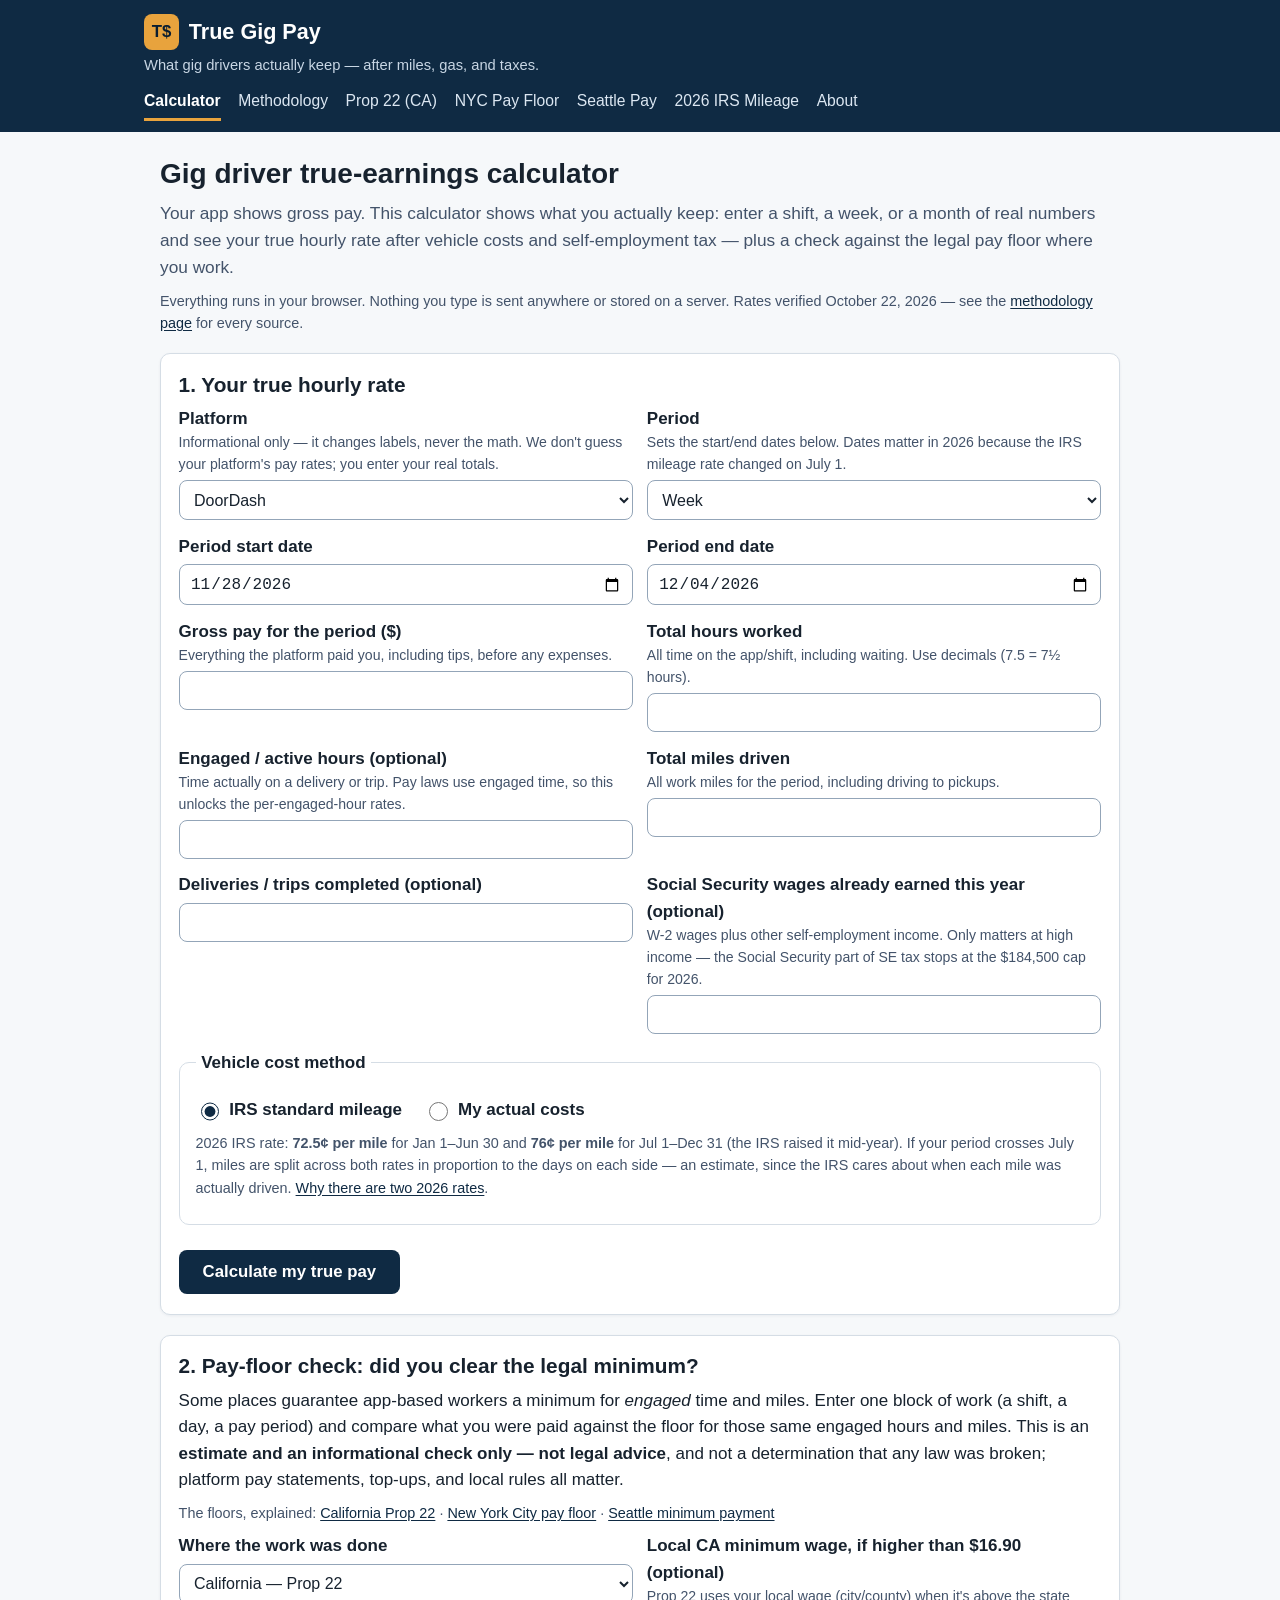
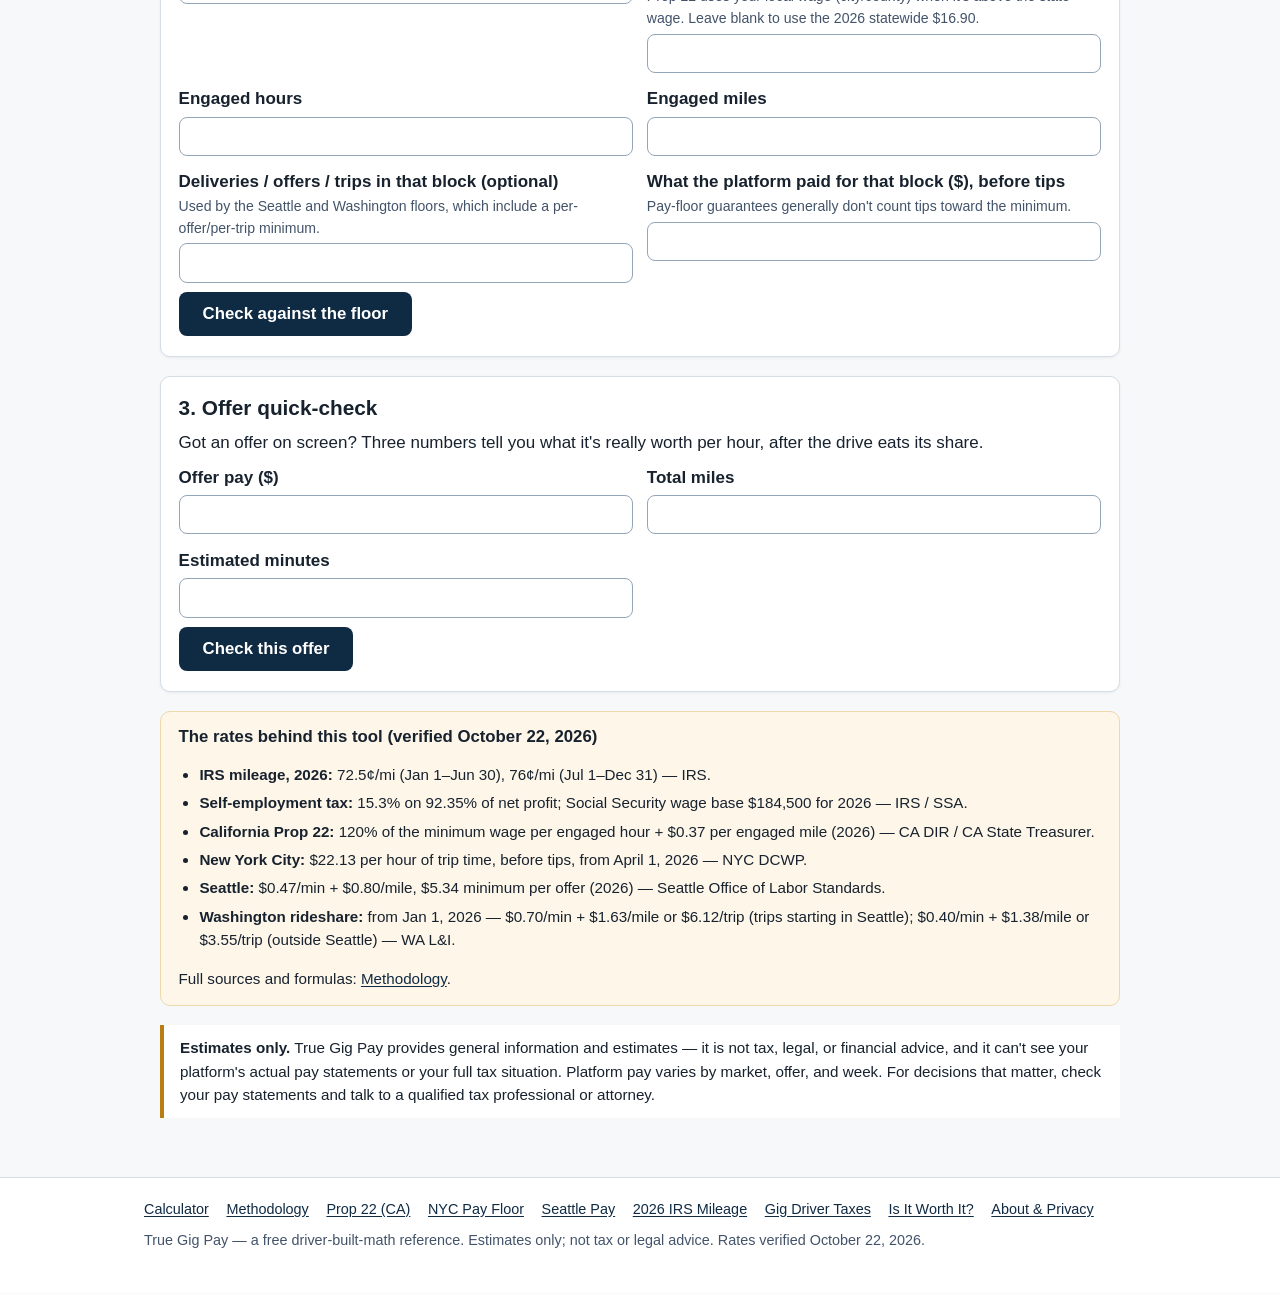
<file: index.html>
<!DOCTYPE html>
<html lang="en">
<head>
<meta charset="UTF-8">
<meta name="viewport" content="width=device-width, initial-scale=1.0">
<title>Gig Driver Pay Calculator — Your True Hourly Rate After Expenses &amp; Taxes | True Gig Pay</title>
<meta name="description" content="Free calculator for DoorDash, Uber Eats, Instacart and rideshare drivers: true $/hour after vehicle costs at the official 2026 IRS mileage rates, self-employment tax, plus CA Prop 22, NYC, Seattle and Washington pay-floor checks.">
<link rel="icon" href="favicon.svg" type="image/svg+xml">
<link rel="stylesheet" href="styles.css">
</head>
<body>
<a class="skip-link" href="#main">Skip to main content</a>
<header class="site-header">
  <div class="wrap">
    <a class="brand" href="index.html"><span class="mark" aria-hidden="true">T$</span> True Gig Pay</a>
    <p class="brand-tag">What gig drivers actually keep — after miles, gas, and taxes.</p>
    <nav class="main-nav" aria-label="Main">
      <a href="index.html" aria-current="page">Calculator</a>
      <a href="methodology.html">Methodology</a>
      <a href="prop-22.html">Prop 22 (CA)</a>
      <a href="nyc-pay.html">NYC Pay Floor</a>
      <a href="seattle-pay.html">Seattle Pay</a>
      <a href="irs-mileage.html">2026 IRS Mileage</a>
      <a href="about.html">About</a>
    </nav>
  </div>
</header>

<main id="main">
  <h1>Gig driver true-earnings calculator</h1>
  <p class="lede">Your app shows gross pay. This calculator shows what you actually keep: enter a shift, a week, or a month of real numbers and see your true hourly rate after vehicle costs and self-employment tax — plus a check against the legal pay floor where you work.</p>
  <p class="small">Everything runs in your browser. Nothing you type is sent anywhere or stored on a server. Rates verified October 22, 2026 — see the <a href="methodology.html">methodology page</a> for every source.</p>

  <!-- ============ MAIN CALCULATOR ============ -->
  <section class="tool-card" aria-labelledby="calc-h">
    <h2 id="calc-h">1. Your true hourly rate</h2>
    <form id="calc-form" novalidate>
      <div class="grid">
        <div class="field">
          <label for="platform">Platform <span class="hint">Informational only — it changes labels, never the math. We don't guess your platform's pay rates; you enter your real totals.</span></label>
          <select id="platform" name="platform">
            <option value="DoorDash">DoorDash</option>
            <option value="Uber Eats">Uber Eats</option>
            <option value="Instacart">Instacart</option>
            <option value="Other gig app">Other gig app</option>
          </select>
        </div>
        <div class="field">
          <label for="period">Period <span class="hint">Sets the start/end dates below. Dates matter in 2026 because the IRS mileage rate changed on July 1.</span></label>
          <select id="period" name="period">
            <option value="day">Single day</option>
            <option value="week" selected>Week</option>
            <option value="month">Month</option>
            <option value="custom">Custom dates</option>
          </select>
        </div>
        <div class="field">
          <label for="start-date">Period start date</label>
          <input type="date" id="start-date" name="start-date" required>
        </div>
        <div class="field">
          <label for="end-date">Period end date</label>
          <input type="date" id="end-date" name="end-date" required>
        </div>
        <div class="field">
          <label for="gross">Gross pay for the period ($) <span class="hint">Everything the platform paid you, including tips, before any expenses.</span></label>
          <input type="number" id="gross" name="gross" inputmode="decimal" min="0" step="any" required aria-describedby="err-gross">
          <p class="field-error" id="err-gross" hidden></p>
        </div>
        <div class="field">
          <label for="hours">Total hours worked <span class="hint">All time on the app/shift, including waiting. Use decimals (7.5 = 7½ hours).</span></label>
          <input type="number" id="hours" name="hours" inputmode="decimal" min="0" step="any" required aria-describedby="err-hours">
          <p class="field-error" id="err-hours" hidden></p>
        </div>
        <div class="field">
          <label for="engaged-hours">Engaged / active hours (optional) <span class="hint">Time actually on a delivery or trip. Pay laws use engaged time, so this unlocks the per-engaged-hour rates.</span></label>
          <input type="number" id="engaged-hours" name="engaged-hours" inputmode="decimal" min="0" step="any" aria-describedby="err-engaged">
          <p class="field-error" id="err-engaged" hidden></p>
        </div>
        <div class="field">
          <label for="miles">Total miles driven <span class="hint">All work miles for the period, including driving to pickups.</span></label>
          <input type="number" id="miles" name="miles" inputmode="decimal" min="0" step="any" required aria-describedby="err-miles">
          <p class="field-error" id="err-miles" hidden></p>
        </div>
        <div class="field">
          <label for="trips">Deliveries / trips completed (optional)</label>
          <input type="number" id="trips" name="trips" inputmode="numeric" min="0" step="1" aria-describedby="err-trips">
          <p class="field-error" id="err-trips" hidden></p>
        </div>
        <div class="field">
          <label for="ss-wages">Social Security wages already earned this year (optional) <span class="hint">W-2 wages plus other self-employment income. Only matters at high income — the Social Security part of SE tax stops at the $184,500 cap for 2026.</span></label>
          <input type="number" id="ss-wages" name="ss-wages" inputmode="decimal" min="0" step="any" aria-describedby="err-sswages">
          <p class="field-error" id="err-sswages" hidden></p>
        </div>
      </div>

      <fieldset>
        <legend>Vehicle cost method</legend>
        <div class="radio-row">
          <label><input type="radio" name="vmode" value="irs" checked> IRS standard mileage</label>
          <label><input type="radio" name="vmode" value="actual"> My actual costs</label>
        </div>
        <div id="irs-note">
          <p class="small">2026 IRS rate: <strong>72.5¢ per mile</strong> for Jan 1–Jun 30 and <strong>76¢ per mile</strong> for Jul 1–Dec 31 (the IRS raised it mid-year). If your period crosses July 1, miles are split across both rates in proportion to the days on each side — an estimate, since the IRS cares about when each mile was actually driven. <a href="irs-mileage.html">Why there are two 2026 rates</a>.</p>
        </div>
        <div id="actual-fields" hidden>
          <div class="grid">
            <div class="field">
              <label for="fuel-price">Fuel price ($ per gallon)</label>
              <input type="number" id="fuel-price" name="fuel-price" inputmode="decimal" min="0" step="any" aria-describedby="err-fuel">
              <p class="field-error" id="err-fuel" hidden></p>
            </div>
            <div class="field">
              <label for="mpg">Your vehicle's MPG</label>
              <input type="number" id="mpg" name="mpg" inputmode="decimal" min="0" step="any" aria-describedby="err-mpg">
              <p class="field-error" id="err-mpg" hidden></p>
            </div>
            <div class="field span-2">
              <label for="other-costs">Other vehicle costs for the period ($) (optional) <span class="hint">Oil, tires, repairs, car washes — whatever you want counted on top of fuel.</span></label>
              <input type="number" id="other-costs" name="other-costs" inputmode="decimal" min="0" step="any">
            </div>
          </div>
        </div>
      </fieldset>

      <div class="error-summary" id="calc-errors" hidden role="alert"></div>
      <button type="submit" class="btn">Calculate my true pay</button>
    </form>

    <div class="results" id="calc-results" hidden aria-live="polite">
      <h3>Your results</h3>
      <table class="result-table">
        <tbody>
          <tr><th scope="row">Gross pay per total hour</th><td id="r-gross-hr">—</td></tr>
          <tr id="row-gross-engaged"><th scope="row">Gross pay per engaged hour</th><td id="r-gross-engaged-hr">—</td></tr>
          <tr><th scope="row">Vehicle cost for the period</th><td id="r-vehicle">—</td></tr>
          <tr><th scope="row" id="r-vehicle-note-label">How that vehicle cost was figured</th><td id="r-vehicle-note" style="font-weight:400; text-align:right;">—</td></tr>
          <tr><th scope="row">Net after vehicle costs</th><td id="r-net">—</td></tr>
          <tr><th scope="row">True net per total hour</th><td id="r-net-hr">—</td></tr>
          <tr id="row-net-engaged"><th scope="row">True net per engaged hour</th><td id="r-net-engaged-hr">—</td></tr>
          <tr id="row-per-trip"><th scope="row">Gross / net per delivery or trip</th><td id="r-per-trip">—</td></tr>
          <tr><th scope="row">Self-employment tax estimate (period)</th><td id="r-se-tax">—</td></tr>
          <tr><th scope="row">Set aside for taxes — per week</th><td id="r-set-week">—</td></tr>
          <tr><th scope="row">Set aside for taxes — per quarter</th><td id="r-set-quarter">—</td></tr>
        </tbody>
      </table>
      <div class="takehome">
        <p style="margin:0;">Take-home summary: <span class="big" id="r-takehome">—</span></p>
        <p class="small" id="r-takehome-note" style="margin:0.3rem 0 0;">That's gross pay minus vehicle costs minus the SE-tax estimate — before income tax, which depends on your whole tax picture. The set-aside figures scale this period's SE tax to a week/quarter; if this period isn't typical for you, treat them as a rough guide. New to quarterly payments? The <a href="gig-driver-taxes.html">gig driver taxes guide</a> walks through how they work.</p>
      </div>
    </div>
  </section>

  <!-- ============ PAY-FLOOR CHECK ============ -->
  <section class="tool-card" aria-labelledby="floor-h">
    <h2 id="floor-h">2. Pay-floor check: did you clear the legal minimum?</h2>
    <p>Some places guarantee app-based workers a minimum for <em>engaged</em> time and miles. Enter one block of work (a shift, a day, a pay period) and compare what you were paid against the floor for those same engaged hours and miles. This is an <strong>estimate and an informational check only — not legal advice</strong>, and not a determination that any law was broken; platform pay statements, top-ups, and local rules all matter.</p>
    <p class="small">The floors, explained: <a href="prop-22.html">California Prop 22</a> · <a href="nyc-pay.html">New York City pay floor</a> · <a href="seattle-pay.html">Seattle minimum payment</a></p>
    <form id="floor-form" novalidate>
      <div class="grid">
        <div class="field">
          <label for="jurisdiction">Where the work was done</label>
          <select id="jurisdiction" name="jurisdiction">
            <option value="ca">California — Prop 22</option>
            <option value="nyc">New York City — delivery</option>
            <option value="seattle-app">Seattle, WA — app-based work (incl. delivery)</option>
            <option value="wa-tnc-seattle">Washington — rideshare, trips starting in Seattle</option>
            <option value="wa-tnc-outside">Washington — rideshare, outside Seattle</option>
          </select>
        </div>
        <div class="field" id="ca-wage-field" >
          <label for="ca-wage">Local CA minimum wage, if higher than $16.90 (optional) <span class="hint">Prop 22 uses your local wage (city/county) when it's above the state wage. Leave blank to use the 2026 statewide $16.90.</span></label>
          <input type="number" id="ca-wage" name="ca-wage" inputmode="decimal" min="0" step="any">
        </div>
        <div class="field">
          <label for="floor-engaged-hours">Engaged hours</label>
          <input type="number" id="floor-engaged-hours" name="floor-engaged-hours" inputmode="decimal" min="0" step="any" required aria-describedby="err-floor-hours">
          <p class="field-error" id="err-floor-hours" hidden></p>
        </div>
        <div class="field">
          <label for="floor-engaged-miles">Engaged miles</label>
          <input type="number" id="floor-engaged-miles" name="floor-engaged-miles" inputmode="decimal" min="0" step="any" required aria-describedby="err-floor-miles">
          <p class="field-error" id="err-floor-miles" hidden></p>
        </div>
        <div class="field">
          <label for="floor-trips">Deliveries / offers / trips in that block (optional) <span class="hint">Used by the Seattle and Washington floors, which include a per-offer/per-trip minimum.</span></label>
          <input type="number" id="floor-trips" name="floor-trips" inputmode="numeric" min="0" step="1">
        </div>
        <div class="field">
          <label for="floor-gross">What the platform paid for that block ($), before tips <span class="hint">Pay-floor guarantees generally don't count tips toward the minimum.</span></label>
          <input type="number" id="floor-gross" name="floor-gross" inputmode="decimal" min="0" step="any" required aria-describedby="err-floor-gross">
          <p class="field-error" id="err-floor-gross" hidden></p>
        </div>
      </div>
      <div class="error-summary" id="floor-errors" hidden role="alert"></div>
      <button type="submit" class="btn">Check against the floor</button>
    </form>
    <div class="results" id="floor-results" hidden aria-live="polite">
      <h3>Floor check result</h3>
      <table class="result-table">
        <tbody>
          <tr><th scope="row" id="floor-name-label">Estimated legal floor</th><td id="f-floor">—</td></tr>
          <tr><th scope="row">What you were paid (before tips)</th><td id="f-actual">—</td></tr>
          <tr><th scope="row">Difference</th><td id="f-diff">—</td></tr>
        </tbody>
      </table>
      <p class="verdict" id="f-verdict"></p>
      <p class="small" id="f-note"></p>
    </div>
  </section>

  <!-- ============ OFFER QUICK-CHECK ============ -->
  <section class="tool-card" aria-labelledby="offer-h">
    <h2 id="offer-h">3. Offer quick-check</h2>
    <p>Got an offer on screen? Three numbers tell you what it's really worth per hour, after the drive eats its share.</p>
    <form id="offer-form" novalidate>
      <div class="grid">
        <div class="field">
          <label for="offer-pay">Offer pay ($)</label>
          <input type="number" id="offer-pay" name="offer-pay" inputmode="decimal" min="0" step="any" required aria-describedby="err-offer-pay">
          <p class="field-error" id="err-offer-pay" hidden></p>
        </div>
        <div class="field">
          <label for="offer-miles">Total miles</label>
          <input type="number" id="offer-miles" name="offer-miles" inputmode="decimal" min="0" step="any" required aria-describedby="err-offer-miles">
          <p class="field-error" id="err-offer-miles" hidden></p>
        </div>
        <div class="field">
          <label for="offer-minutes">Estimated minutes</label>
          <input type="number" id="offer-minutes" name="offer-minutes" inputmode="decimal" min="0" step="any" required aria-describedby="err-offer-minutes">
          <p class="field-error" id="err-offer-minutes" hidden></p>
        </div>
      </div>
      <div class="error-summary" id="offer-errors" hidden role="alert"></div>
      <button type="submit" class="btn">Check this offer</button>
    </form>
    <div class="results" id="offer-results" hidden aria-live="polite">
      <h3>Offer math</h3>
      <table class="result-table">
        <tbody>
          <tr><th scope="row">Pay per hour (before vehicle costs)</th><td id="o-gross-hr">—</td></tr>
          <tr><th scope="row">Pay per mile</th><td id="o-per-mile">—</td></tr>
          <tr><th scope="row">Vehicle cost of this offer (IRS rate)</th><td id="o-vehicle">—</td></tr>
          <tr><th scope="row">Net per hour after vehicle cost</th><td id="o-net-hr">—</td></tr>
        </tbody>
      </table>
      <p class="verdict" id="o-verdict"></p>
      <p class="small" id="o-note"></p>
    </div>
  </section>

  <div class="constants" role="note">
    <h2>The rates behind this tool (verified October 22, 2026)</h2>
    <ul>
      <li><strong>IRS mileage, 2026:</strong> 72.5¢/mi (Jan 1–Jun 30), 76¢/mi (Jul 1–Dec 31) — IRS.</li>
      <li><strong>Self-employment tax:</strong> 15.3% on 92.35% of net profit; Social Security wage base $184,500 for 2026 — IRS / SSA.</li>
      <li><strong>California Prop 22:</strong> 120% of the minimum wage per engaged hour + $0.37 per engaged mile (2026) — CA DIR / CA State Treasurer.</li>
      <li><strong>New York City:</strong> $22.13 per hour of trip time, before tips, from April 1, 2026 — NYC DCWP.</li>
      <li><strong>Seattle:</strong> $0.47/min + $0.80/mile, $5.34 minimum per offer (2026) — Seattle Office of Labor Standards.</li>
      <li><strong>Washington rideshare:</strong> from Jan 1, 2026 — $0.70/min + $1.63/mile or $6.12/trip (trips starting in Seattle); $0.40/min + $1.38/mile or $3.55/trip (outside Seattle) — WA L&amp;I.</li>
    </ul>
    <p style="margin-bottom:0;">Full sources and formulas: <a href="methodology.html">Methodology</a>.</p>
  </div>

  <div class="disclaimer">
    <p style="margin:0;"><strong>Estimates only.</strong> True Gig Pay provides general information and estimates — it is not tax, legal, or financial advice, and it can't see your platform's actual pay statements or your full tax situation. Platform pay varies by market, offer, and week. For decisions that matter, check your pay statements and talk to a qualified tax professional or attorney.</p>
  </div>
</main>

<footer class="site-footer">
  <div class="wrap">
    <nav aria-label="Footer">
      <a href="index.html">Calculator</a>
      <a href="methodology.html">Methodology</a>
      <a href="prop-22.html">Prop 22 (CA)</a>
      <a href="nyc-pay.html">NYC Pay Floor</a>
      <a href="seattle-pay.html">Seattle Pay</a>
      <a href="irs-mileage.html">2026 IRS Mileage</a>
      <a href="gig-driver-taxes.html">Gig Driver Taxes</a>
      <a href="is-it-worth-it.html">Is It Worth It?</a>
      <a href="about.html">About &amp; Privacy</a>
    </nav>
    <p>True Gig Pay — a free driver-built-math reference. Estimates only; not tax or legal advice. Rates verified October 22, 2026.</p>
  </div>
</footer>

<script src="calc.js"></script>
<script src="app.js"></script>
<!-- Cloudflare Web Analytics --><script type='module' src='https://static.cloudflareinsights.com/beacon.min.js' data-cf-beacon='{"token": "f1c71cf0523546df90620f32779128f7"}'></script><!-- End Cloudflare Web Analytics -->
</body>
</html>
</file>
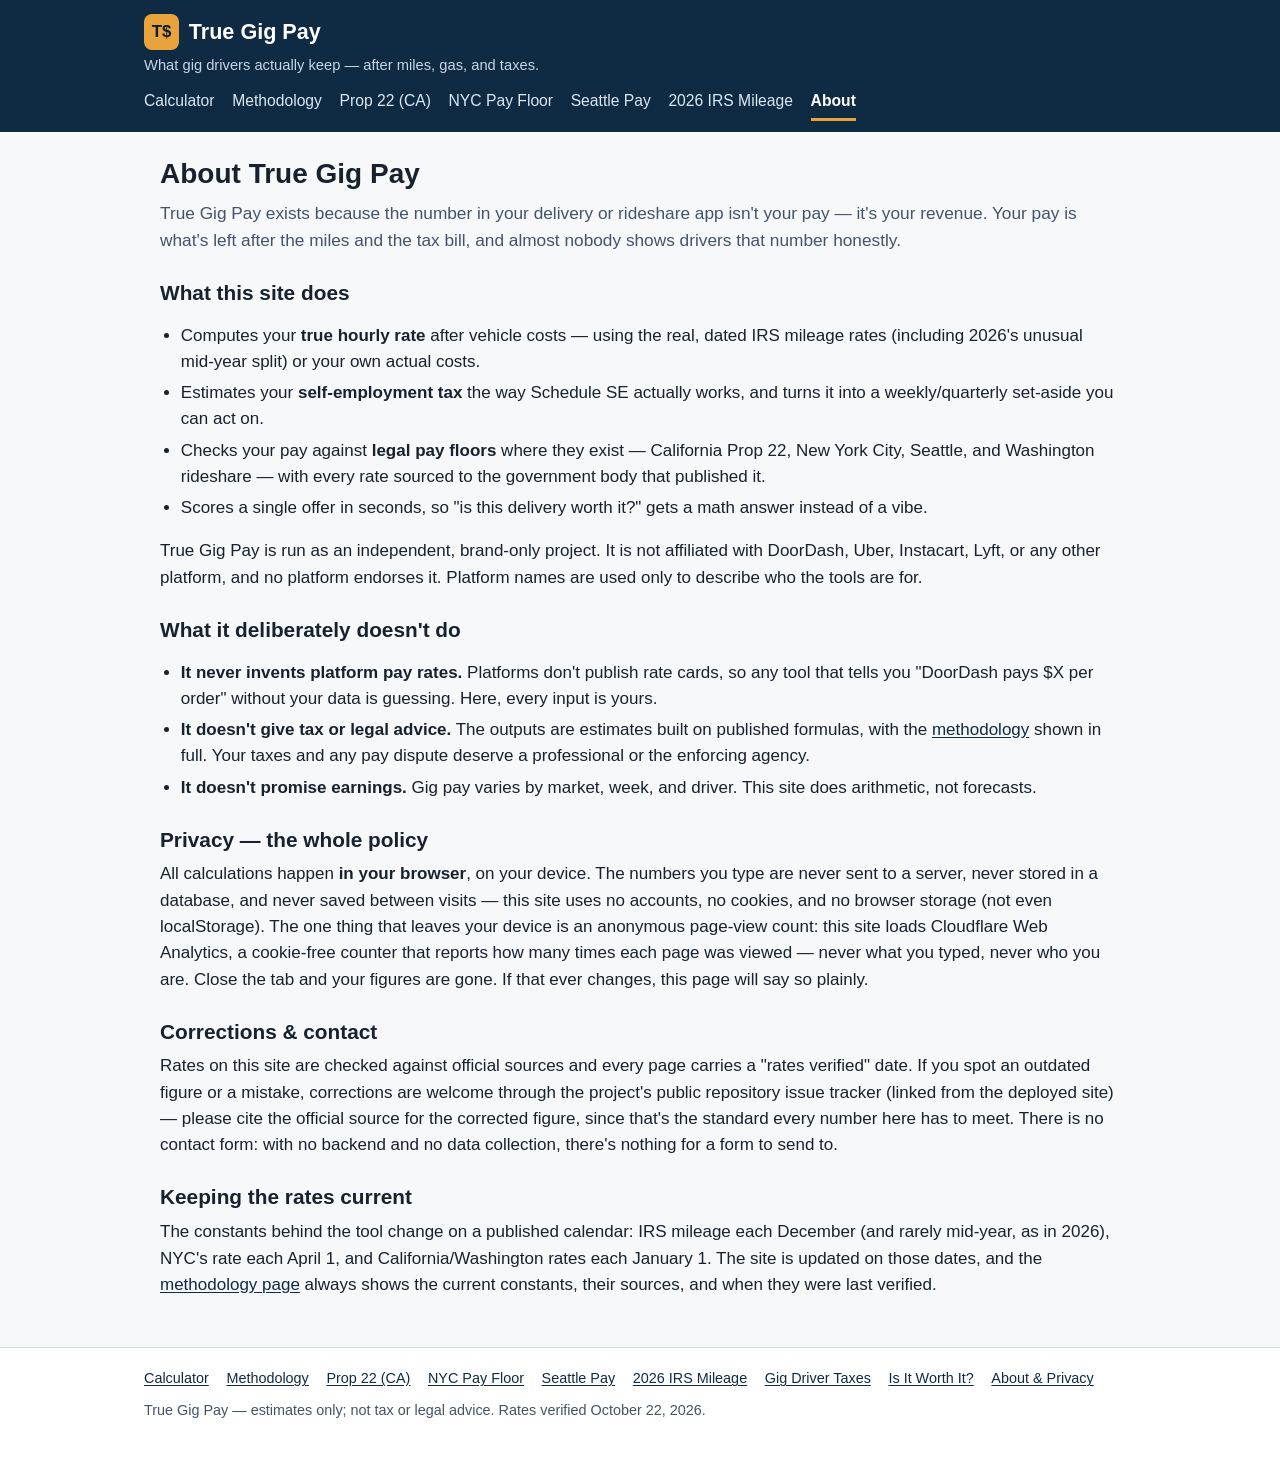
<file: about.html>
<!DOCTYPE html>
<html lang="en">
<head>
<meta charset="UTF-8">
<meta name="viewport" content="width=device-width, initial-scale=1.0">
<title>About True Gig Pay — What This Site Is, and Its Privacy Promise</title>
<meta name="description" content="True Gig Pay is a free, no-account calculator that shows gig drivers their true hourly rate after vehicle costs and self-employment tax. All math happens in your browser; no data is collected.">
<link rel="icon" href="favicon.svg" type="image/svg+xml">
<link rel="stylesheet" href="styles.css">
</head>
<body>
<a class="skip-link" href="#main">Skip to main content</a>
<header class="site-header">
  <div class="wrap">
    <a class="brand" href="index.html"><span class="mark" aria-hidden="true">T$</span> True Gig Pay</a>
    <p class="brand-tag">What gig drivers actually keep — after miles, gas, and taxes.</p>
    <nav class="main-nav" aria-label="Main">
      <a href="index.html">Calculator</a>
      <a href="methodology.html">Methodology</a>
      <a href="prop-22.html">Prop 22 (CA)</a>
      <a href="nyc-pay.html">NYC Pay Floor</a>
      <a href="seattle-pay.html">Seattle Pay</a>
      <a href="irs-mileage.html">2026 IRS Mileage</a>
      <a href="about.html" aria-current="page">About</a>
    </nav>
  </div>
</header>

<main id="main">
  <h1>About True Gig Pay</h1>
  <p class="lede">True Gig Pay exists because the number in your delivery or rideshare app isn't your pay — it's your revenue. Your pay is what's left after the miles and the tax bill, and almost nobody shows drivers that number honestly.</p>

  <h2>What this site does</h2>
  <ul>
    <li>Computes your <strong>true hourly rate</strong> after vehicle costs — using the real, dated IRS mileage rates (including 2026's unusual mid-year split) or your own actual costs.</li>
    <li>Estimates your <strong>self-employment tax</strong> the way Schedule SE actually works, and turns it into a weekly/quarterly set-aside you can act on.</li>
    <li>Checks your pay against <strong>legal pay floors</strong> where they exist — California Prop 22, New York City, Seattle, and Washington rideshare — with every rate sourced to the government body that published it.</li>
    <li>Scores a single offer in seconds, so "is this delivery worth it?" gets a math answer instead of a vibe.</li>
  </ul>
  <p>True Gig Pay is run as an independent, brand-only project. It is not affiliated with DoorDash, Uber, Instacart, Lyft, or any other platform, and no platform endorses it. Platform names are used only to describe who the tools are for.</p>

  <h2>What it deliberately doesn't do</h2>
  <ul>
    <li><strong>It never invents platform pay rates.</strong> Platforms don't publish rate cards, so any tool that tells you "DoorDash pays $X per order" without your data is guessing. Here, every input is yours.</li>
    <li><strong>It doesn't give tax or legal advice.</strong> The outputs are estimates built on published formulas, with the <a href="methodology.html">methodology</a> shown in full. Your taxes and any pay dispute deserve a professional or the enforcing agency.</li>
    <li><strong>It doesn't promise earnings.</strong> Gig pay varies by market, week, and driver. This site does arithmetic, not forecasts.</li>
  </ul>

  <h2>Privacy — the whole policy</h2>
  <p>All calculations happen <strong>in your browser</strong>, on your device. The numbers you type are never sent to a server, never stored in a database, and never saved between visits — this site uses no accounts, no cookies, and no browser storage (not even localStorage). The one thing that leaves your device is an anonymous page-view count: this site loads Cloudflare Web Analytics, a cookie-free counter that reports how many times each page was viewed — never what you typed, never who you are. Close the tab and your figures are gone. If that ever changes, this page will say so plainly.</p>

  <h2>Corrections &amp; contact</h2>
  <p>Rates on this site are checked against official sources and every page carries a "rates verified" date. If you spot an outdated figure or a mistake, corrections are welcome through the project's public repository issue tracker (linked from the deployed site) — please cite the official source for the corrected figure, since that's the standard every number here has to meet. There is no contact form: with no backend and no data collection, there's nothing for a form to send to.</p>

  <h2>Keeping the rates current</h2>
  <p>The constants behind the tool change on a published calendar: IRS mileage each December (and rarely mid-year, as in 2026), NYC's rate each April 1, and California/Washington rates each January 1. The site is updated on those dates, and the <a href="methodology.html">methodology page</a> always shows the current constants, their sources, and when they were last verified.</p>
</main>

<footer class="site-footer">
  <div class="wrap">
    <nav aria-label="Footer">
      <a href="index.html">Calculator</a>
      <a href="methodology.html">Methodology</a>
      <a href="prop-22.html">Prop 22 (CA)</a>
      <a href="nyc-pay.html">NYC Pay Floor</a>
      <a href="seattle-pay.html">Seattle Pay</a>
      <a href="irs-mileage.html">2026 IRS Mileage</a>
      <a href="gig-driver-taxes.html">Gig Driver Taxes</a>
      <a href="is-it-worth-it.html">Is It Worth It?</a>
      <a href="about.html">About &amp; Privacy</a>
    </nav>
    <p>True Gig Pay — estimates only; not tax or legal advice. Rates verified October 22, 2026.</p>
  </div>
</footer>
<!-- Cloudflare Web Analytics --><script type='module' src='https://static.cloudflareinsights.com/beacon.min.js' data-cf-beacon='{"token": "f1c71cf0523546df90620f32779128f7"}'></script><!-- End Cloudflare Web Analytics -->
</body>
</html>
</file>
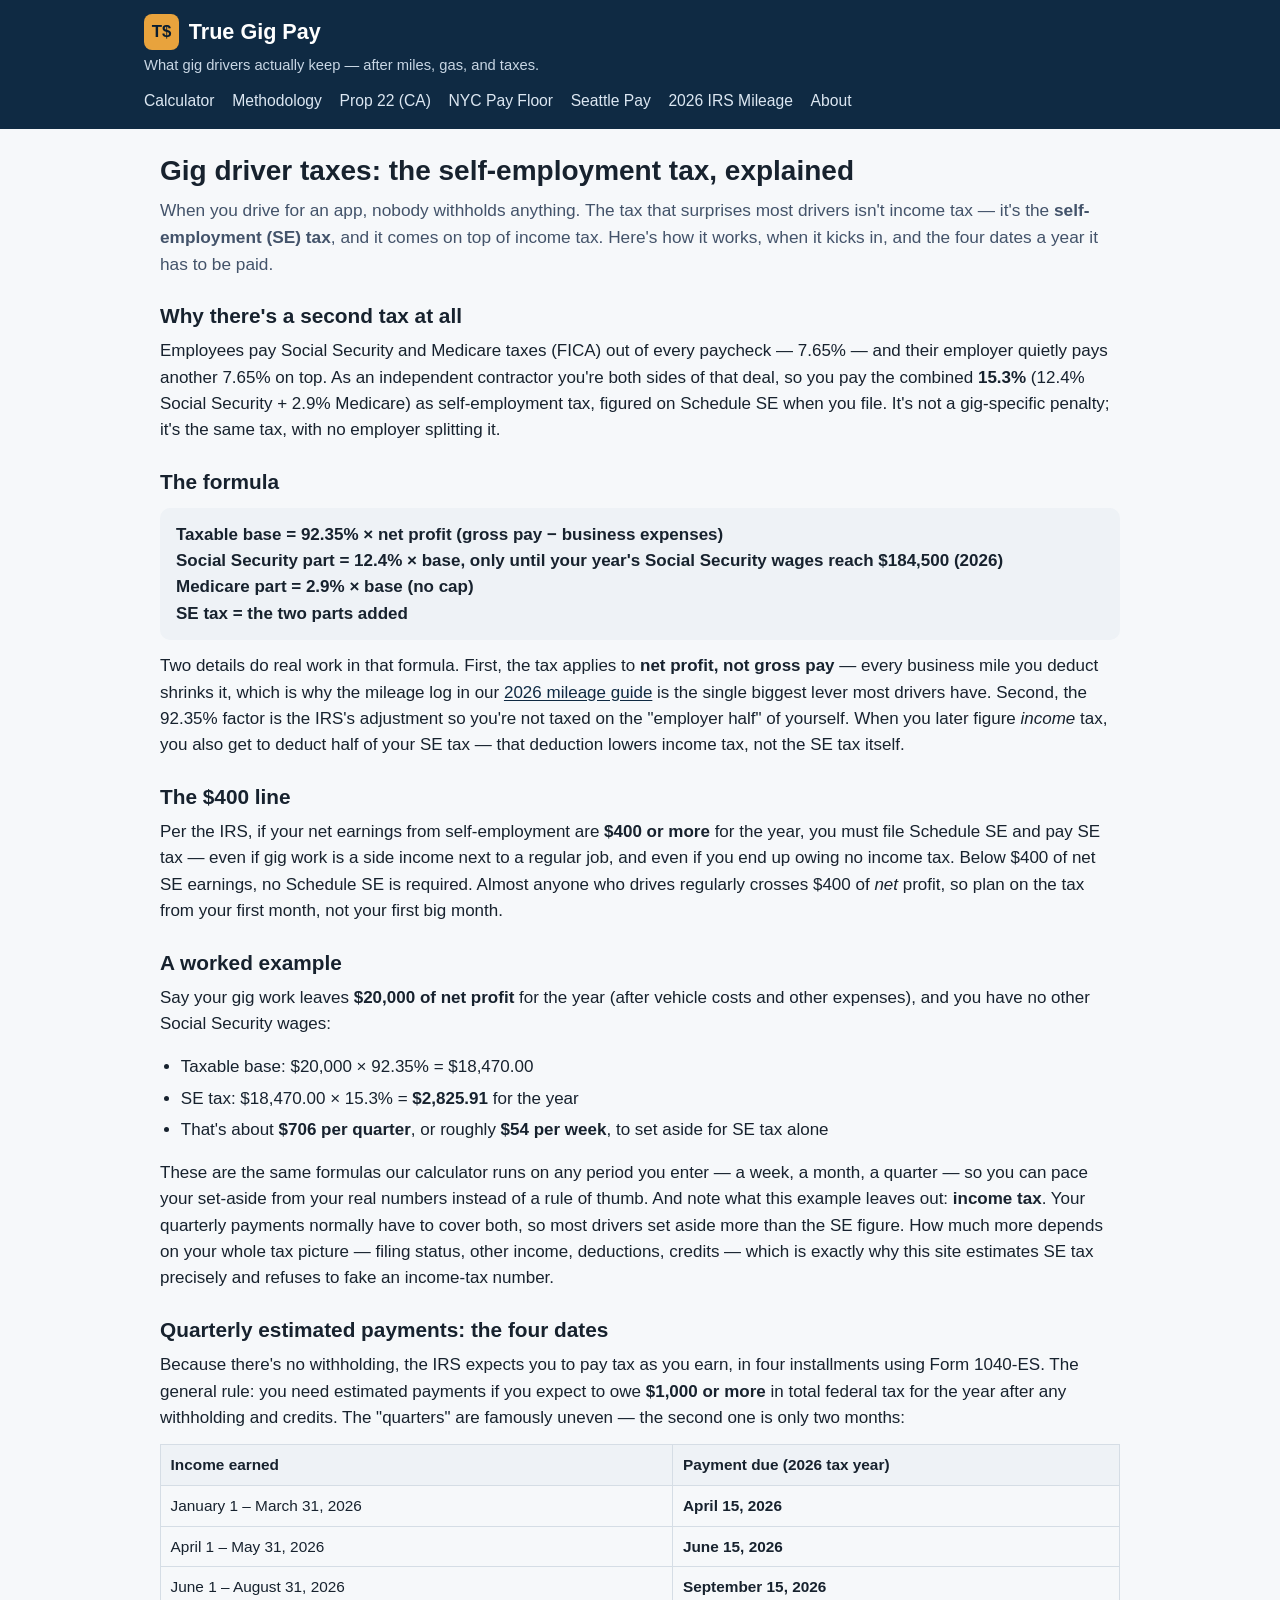
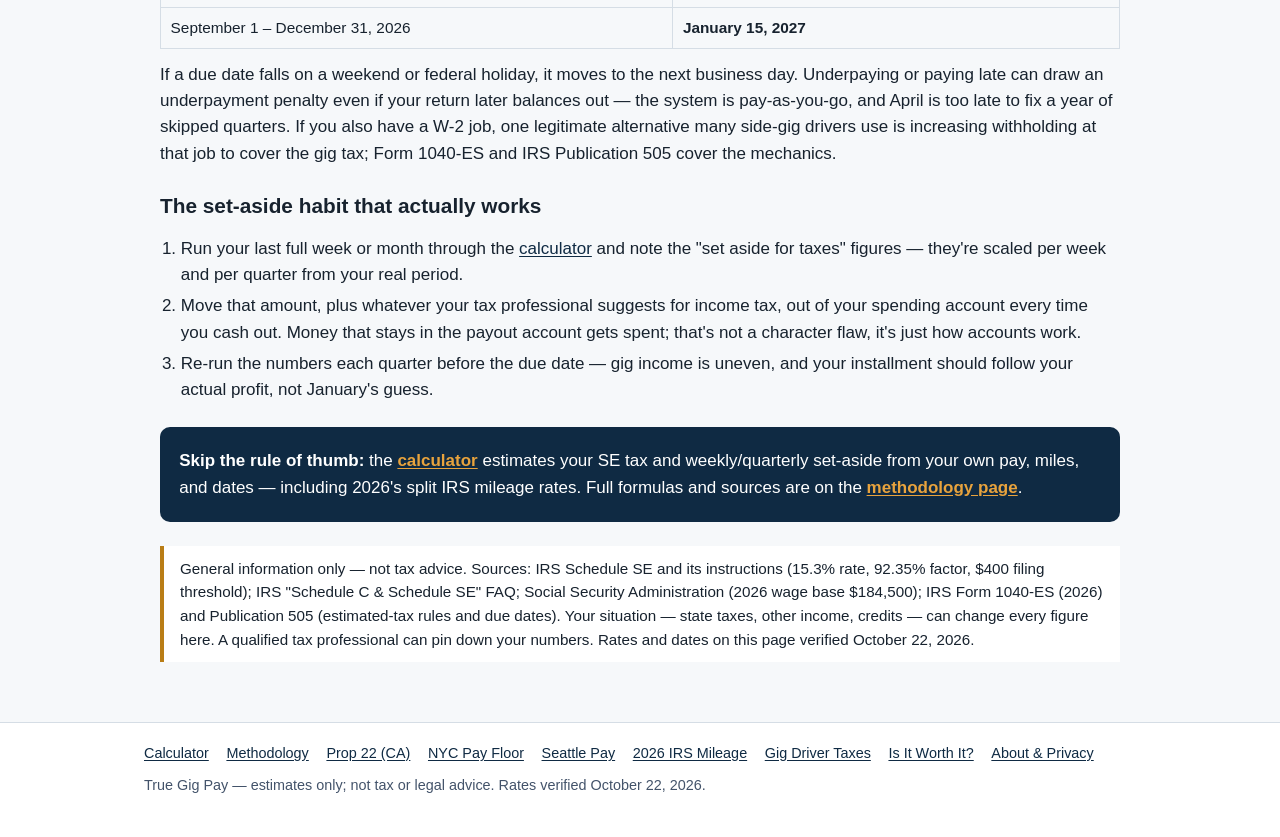
<file: gig-driver-taxes.html>
<!DOCTYPE html>
<html lang="en">
<head>
<meta charset="UTF-8">
<meta name="viewport" content="width=device-width, initial-scale=1.0">
<title>Gig Driver Taxes — Self-Employment Tax &amp; Quarterly Payments (2026) | True Gig Pay</title>
<meta name="description" content="How gig driver taxes actually work in 2026: the 15.3% self-employment tax on 92.35% of your net profit, the $400 Schedule SE threshold, the four quarterly estimated-tax due dates, and how much to set aside per week.">
<link rel="icon" href="favicon.svg" type="image/svg+xml">
<link rel="stylesheet" href="styles.css">
</head>
<body>
<a class="skip-link" href="#main">Skip to main content</a>
<header class="site-header">
  <div class="wrap">
    <a class="brand" href="index.html"><span class="mark" aria-hidden="true">T$</span> True Gig Pay</a>
    <p class="brand-tag">What gig drivers actually keep — after miles, gas, and taxes.</p>
    <nav class="main-nav" aria-label="Main">
      <a href="index.html">Calculator</a>
      <a href="methodology.html">Methodology</a>
      <a href="prop-22.html">Prop 22 (CA)</a>
      <a href="nyc-pay.html">NYC Pay Floor</a>
      <a href="seattle-pay.html">Seattle Pay</a>
      <a href="irs-mileage.html">2026 IRS Mileage</a>
      <a href="about.html">About</a>
    </nav>
  </div>
</header>

<main id="main">
  <h1>Gig driver taxes: the self-employment tax, explained</h1>
  <p class="lede">When you drive for an app, nobody withholds anything. The tax that surprises most drivers isn't income tax — it's the <strong>self-employment (SE) tax</strong>, and it comes on top of income tax. Here's how it works, when it kicks in, and the four dates a year it has to be paid.</p>

  <h2>Why there's a second tax at all</h2>
  <p>Employees pay Social Security and Medicare taxes (FICA) out of every paycheck — 7.65% — and their employer quietly pays another 7.65% on top. As an independent contractor you're both sides of that deal, so you pay the combined <strong>15.3%</strong> (12.4% Social Security + 2.9% Medicare) as self-employment tax, figured on Schedule SE when you file. It's not a gig-specific penalty; it's the same tax, with no employer splitting it.</p>

  <h2>The formula</h2>
  <div class="formula">
    Taxable base = 92.35% × net profit (gross pay − business expenses)<br>
    Social Security part = 12.4% × base, only until your year's Social Security wages reach $184,500 (2026)<br>
    Medicare part = 2.9% × base (no cap)<br>
    SE tax = the two parts added
  </div>
  <p>Two details do real work in that formula. First, the tax applies to <strong>net profit, not gross pay</strong> — every business mile you deduct shrinks it, which is why the mileage log in our <a href="irs-mileage.html">2026 mileage guide</a> is the single biggest lever most drivers have. Second, the 92.35% factor is the IRS's adjustment so you're not taxed on the "employer half" of yourself. When you later figure <em>income</em> tax, you also get to deduct half of your SE tax — that deduction lowers income tax, not the SE tax itself.</p>

  <h2>The $400 line</h2>
  <p>Per the IRS, if your net earnings from self-employment are <strong>$400 or more</strong> for the year, you must file Schedule SE and pay SE tax — even if gig work is a side income next to a regular job, and even if you end up owing no income tax. Below $400 of net SE earnings, no Schedule SE is required. Almost anyone who drives regularly crosses $400 of <em>net</em> profit, so plan on the tax from your first month, not your first big month.</p>

  <h2>A worked example</h2>
  <p>Say your gig work leaves <strong>$20,000 of net profit</strong> for the year (after vehicle costs and other expenses), and you have no other Social Security wages:</p>
  <ul>
    <li>Taxable base: $20,000 × 92.35% = $18,470.00</li>
    <li>SE tax: $18,470.00 × 15.3% = <strong>$2,825.91</strong> for the year</li>
    <li>That's about <strong>$706 per quarter</strong>, or roughly <strong>$54 per week</strong>, to set aside for SE tax alone</li>
  </ul>
  <p>These are the same formulas our calculator runs on any period you enter — a week, a month, a quarter — so you can pace your set-aside from your real numbers instead of a rule of thumb. And note what this example leaves out: <strong>income tax</strong>. Your quarterly payments normally have to cover both, so most drivers set aside more than the SE figure. How much more depends on your whole tax picture — filing status, other income, deductions, credits — which is exactly why this site estimates SE tax precisely and refuses to fake an income-tax number.</p>

  <h2>Quarterly estimated payments: the four dates</h2>
  <p>Because there's no withholding, the IRS expects you to pay tax as you earn, in four installments using Form 1040-ES. The general rule: you need estimated payments if you expect to owe <strong>$1,000 or more</strong> in total federal tax for the year after any withholding and credits. The "quarters" are famously uneven — the second one is only two months:</p>
  <table class="content-table">
    <thead><tr><th scope="col">Income earned</th><th scope="col">Payment due (2026 tax year)</th></tr></thead>
    <tbody>
      <tr><td>January 1 – March 31, 2026</td><td><strong>April 15, 2026</strong></td></tr>
      <tr><td>April 1 – May 31, 2026</td><td><strong>June 15, 2026</strong></td></tr>
      <tr><td>June 1 – August 31, 2026</td><td><strong>September 15, 2026</strong></td></tr>
      <tr><td>September 1 – December 31, 2026</td><td><strong>January 15, 2027</strong></td></tr>
    </tbody>
  </table>
  <p>If a due date falls on a weekend or federal holiday, it moves to the next business day. Underpaying or paying late can draw an underpayment penalty even if your return later balances out — the system is pay-as-you-go, and April is too late to fix a year of skipped quarters. If you also have a W-2 job, one legitimate alternative many side-gig drivers use is increasing withholding at that job to cover the gig tax; Form 1040-ES and IRS Publication 505 cover the mechanics.</p>

  <h2>The set-aside habit that actually works</h2>
  <ol>
    <li>Run your last full week or month through the <a href="index.html">calculator</a> and note the "set aside for taxes" figures — they're scaled per week and per quarter from your real period.</li>
    <li>Move that amount, plus whatever your tax professional suggests for income tax, out of your spending account every time you cash out. Money that stays in the payout account gets spent; that's not a character flaw, it's just how accounts work.</li>
    <li>Re-run the numbers each quarter before the due date — gig income is uneven, and your installment should follow your actual profit, not January's guess.</li>
  </ol>

  <div class="cta-box">
    <p><strong>Skip the rule of thumb:</strong> the <a href="index.html">calculator</a> estimates your SE tax and weekly/quarterly set-aside from your own pay, miles, and dates — including 2026's split IRS mileage rates. Full formulas and sources are on the <a href="methodology.html">methodology page</a>.</p>
  </div>

  <div class="disclaimer">
    <p style="margin:0;">General information only — not tax advice. Sources: IRS Schedule SE and its instructions (15.3% rate, 92.35% factor, $400 filing threshold); IRS "Schedule C &amp; Schedule SE" FAQ; Social Security Administration (2026 wage base $184,500); IRS Form 1040-ES (2026) and Publication 505 (estimated-tax rules and due dates). Your situation — state taxes, other income, credits — can change every figure here. A qualified tax professional can pin down your numbers. Rates and dates on this page verified October 22, 2026.</p>
  </div>
</main>

<footer class="site-footer">
  <div class="wrap">
    <nav aria-label="Footer">
      <a href="index.html">Calculator</a>
      <a href="methodology.html">Methodology</a>
      <a href="prop-22.html">Prop 22 (CA)</a>
      <a href="nyc-pay.html">NYC Pay Floor</a>
      <a href="seattle-pay.html">Seattle Pay</a>
      <a href="irs-mileage.html">2026 IRS Mileage</a>
      <a href="gig-driver-taxes.html">Gig Driver Taxes</a>
      <a href="is-it-worth-it.html">Is It Worth It?</a>
      <a href="about.html">About &amp; Privacy</a>
    </nav>
    <p>True Gig Pay — estimates only; not tax or legal advice. Rates verified October 22, 2026.</p>
  </div>
</footer>
<!-- Cloudflare Web Analytics --><script type='module' src='https://static.cloudflareinsights.com/beacon.min.js' data-cf-beacon='{"token": "f1c71cf0523546df90620f32779128f7"}'></script><!-- End Cloudflare Web Analytics -->
</body>
</html>
</file>
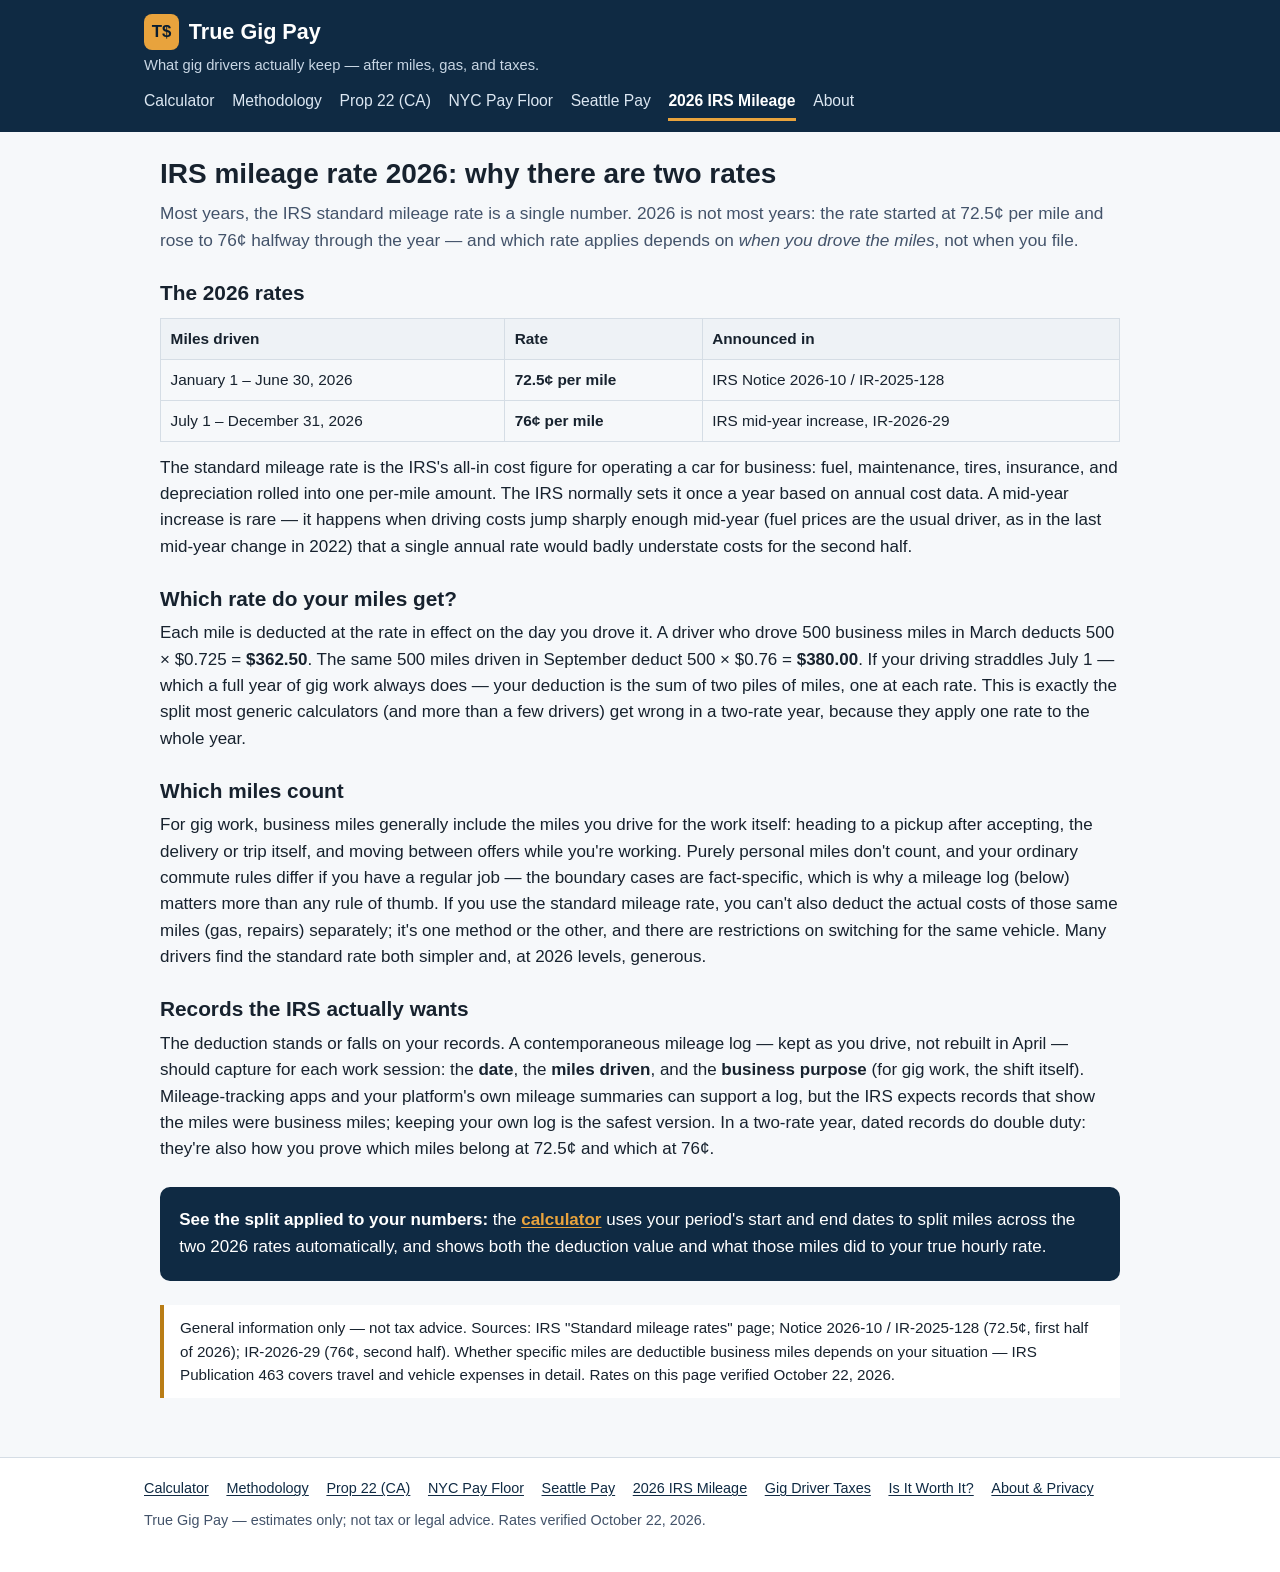
<file: irs-mileage.html>
<!DOCTYPE html>
<html lang="en">
<head>
<meta charset="UTF-8">
<meta name="viewport" content="width=device-width, initial-scale=1.0">
<title>IRS Mileage Rate 2026 — Why There Are Two Rates (72.5¢, then 76¢)</title>
<meta name="description" content="The IRS standard mileage rate for 2026 is 72.5 cents per mile for Jan–Jun and 76 cents from Jul 1 — a rare mid-year increase. Which rate applies to your gig miles, and what records to keep.">
<link rel="icon" href="favicon.svg" type="image/svg+xml">
<link rel="stylesheet" href="styles.css">
</head>
<body>
<a class="skip-link" href="#main">Skip to main content</a>
<header class="site-header">
  <div class="wrap">
    <a class="brand" href="index.html"><span class="mark" aria-hidden="true">T$</span> True Gig Pay</a>
    <p class="brand-tag">What gig drivers actually keep — after miles, gas, and taxes.</p>
    <nav class="main-nav" aria-label="Main">
      <a href="index.html">Calculator</a>
      <a href="methodology.html">Methodology</a>
      <a href="prop-22.html">Prop 22 (CA)</a>
      <a href="nyc-pay.html">NYC Pay Floor</a>
      <a href="seattle-pay.html">Seattle Pay</a>
      <a href="irs-mileage.html" aria-current="page">2026 IRS Mileage</a>
      <a href="about.html">About</a>
    </nav>
  </div>
</header>

<main id="main">
  <h1>IRS mileage rate 2026: why there are two rates</h1>
  <p class="lede">Most years, the IRS standard mileage rate is a single number. 2026 is not most years: the rate started at 72.5¢ per mile and rose to 76¢ halfway through the year — and which rate applies depends on <em>when you drove the miles</em>, not when you file.</p>

  <h2>The 2026 rates</h2>
  <table class="content-table">
    <thead><tr><th scope="col">Miles driven</th><th scope="col">Rate</th><th scope="col">Announced in</th></tr></thead>
    <tbody>
      <tr><td>January 1 – June 30, 2026</td><td><strong>72.5¢ per mile</strong></td><td>IRS Notice 2026-10 / IR-2025-128</td></tr>
      <tr><td>July 1 – December 31, 2026</td><td><strong>76¢ per mile</strong></td><td>IRS mid-year increase, IR-2026-29</td></tr>
    </tbody>
  </table>
  <p>The standard mileage rate is the IRS's all-in cost figure for operating a car for business: fuel, maintenance, tires, insurance, and depreciation rolled into one per-mile amount. The IRS normally sets it once a year based on annual cost data. A mid-year increase is rare — it happens when driving costs jump sharply enough mid-year (fuel prices are the usual driver, as in the last mid-year change in 2022) that a single annual rate would badly understate costs for the second half.</p>

  <h2>Which rate do your miles get?</h2>
  <p>Each mile is deducted at the rate in effect on the day you drove it. A driver who drove 500 business miles in March deducts 500 × $0.725 = <strong>$362.50</strong>. The same 500 miles driven in September deduct 500 × $0.76 = <strong>$380.00</strong>. If your driving straddles July 1 — which a full year of gig work always does — your deduction is the sum of two piles of miles, one at each rate. This is exactly the split most generic calculators (and more than a few drivers) get wrong in a two-rate year, because they apply one rate to the whole year.</p>

  <h2>Which miles count</h2>
  <p>For gig work, business miles generally include the miles you drive for the work itself: heading to a pickup after accepting, the delivery or trip itself, and moving between offers while you're working. Purely personal miles don't count, and your ordinary commute rules differ if you have a regular job — the boundary cases are fact-specific, which is why a mileage log (below) matters more than any rule of thumb. If you use the standard mileage rate, you can't also deduct the actual costs of those same miles (gas, repairs) separately; it's one method or the other, and there are restrictions on switching for the same vehicle. Many drivers find the standard rate both simpler and, at 2026 levels, generous.</p>

  <h2>Records the IRS actually wants</h2>
  <p>The deduction stands or falls on your records. A contemporaneous mileage log — kept as you drive, not rebuilt in April — should capture for each work session: the <strong>date</strong>, the <strong>miles driven</strong>, and the <strong>business purpose</strong> (for gig work, the shift itself). Mileage-tracking apps and your platform's own mileage summaries can support a log, but the IRS expects records that show the miles were business miles; keeping your own log is the safest version. In a two-rate year, dated records do double duty: they're also how you prove which miles belong at 72.5¢ and which at 76¢.</p>

  <div class="cta-box">
    <p><strong>See the split applied to your numbers:</strong> the <a href="index.html">calculator</a> uses your period's start and end dates to split miles across the two 2026 rates automatically, and shows both the deduction value and what those miles did to your true hourly rate.</p>
  </div>

  <div class="disclaimer">
    <p style="margin:0;">General information only — not tax advice. Sources: IRS "Standard mileage rates" page; Notice 2026-10 / IR-2025-128 (72.5¢, first half of 2026); IR-2026-29 (76¢, second half). Whether specific miles are deductible business miles depends on your situation — IRS Publication 463 covers travel and vehicle expenses in detail. Rates on this page verified October 22, 2026.</p>
  </div>
</main>

<footer class="site-footer">
  <div class="wrap">
    <nav aria-label="Footer">
      <a href="index.html">Calculator</a>
      <a href="methodology.html">Methodology</a>
      <a href="prop-22.html">Prop 22 (CA)</a>
      <a href="nyc-pay.html">NYC Pay Floor</a>
      <a href="seattle-pay.html">Seattle Pay</a>
      <a href="irs-mileage.html">2026 IRS Mileage</a>
      <a href="gig-driver-taxes.html">Gig Driver Taxes</a>
      <a href="is-it-worth-it.html">Is It Worth It?</a>
      <a href="about.html">About &amp; Privacy</a>
    </nav>
    <p>True Gig Pay — estimates only; not tax or legal advice. Rates verified October 22, 2026.</p>
  </div>
</footer>
<!-- Cloudflare Web Analytics --><script type='module' src='https://static.cloudflareinsights.com/beacon.min.js' data-cf-beacon='{"token": "f1c71cf0523546df90620f32779128f7"}'></script><!-- End Cloudflare Web Analytics -->
</body>
</html>
</file>
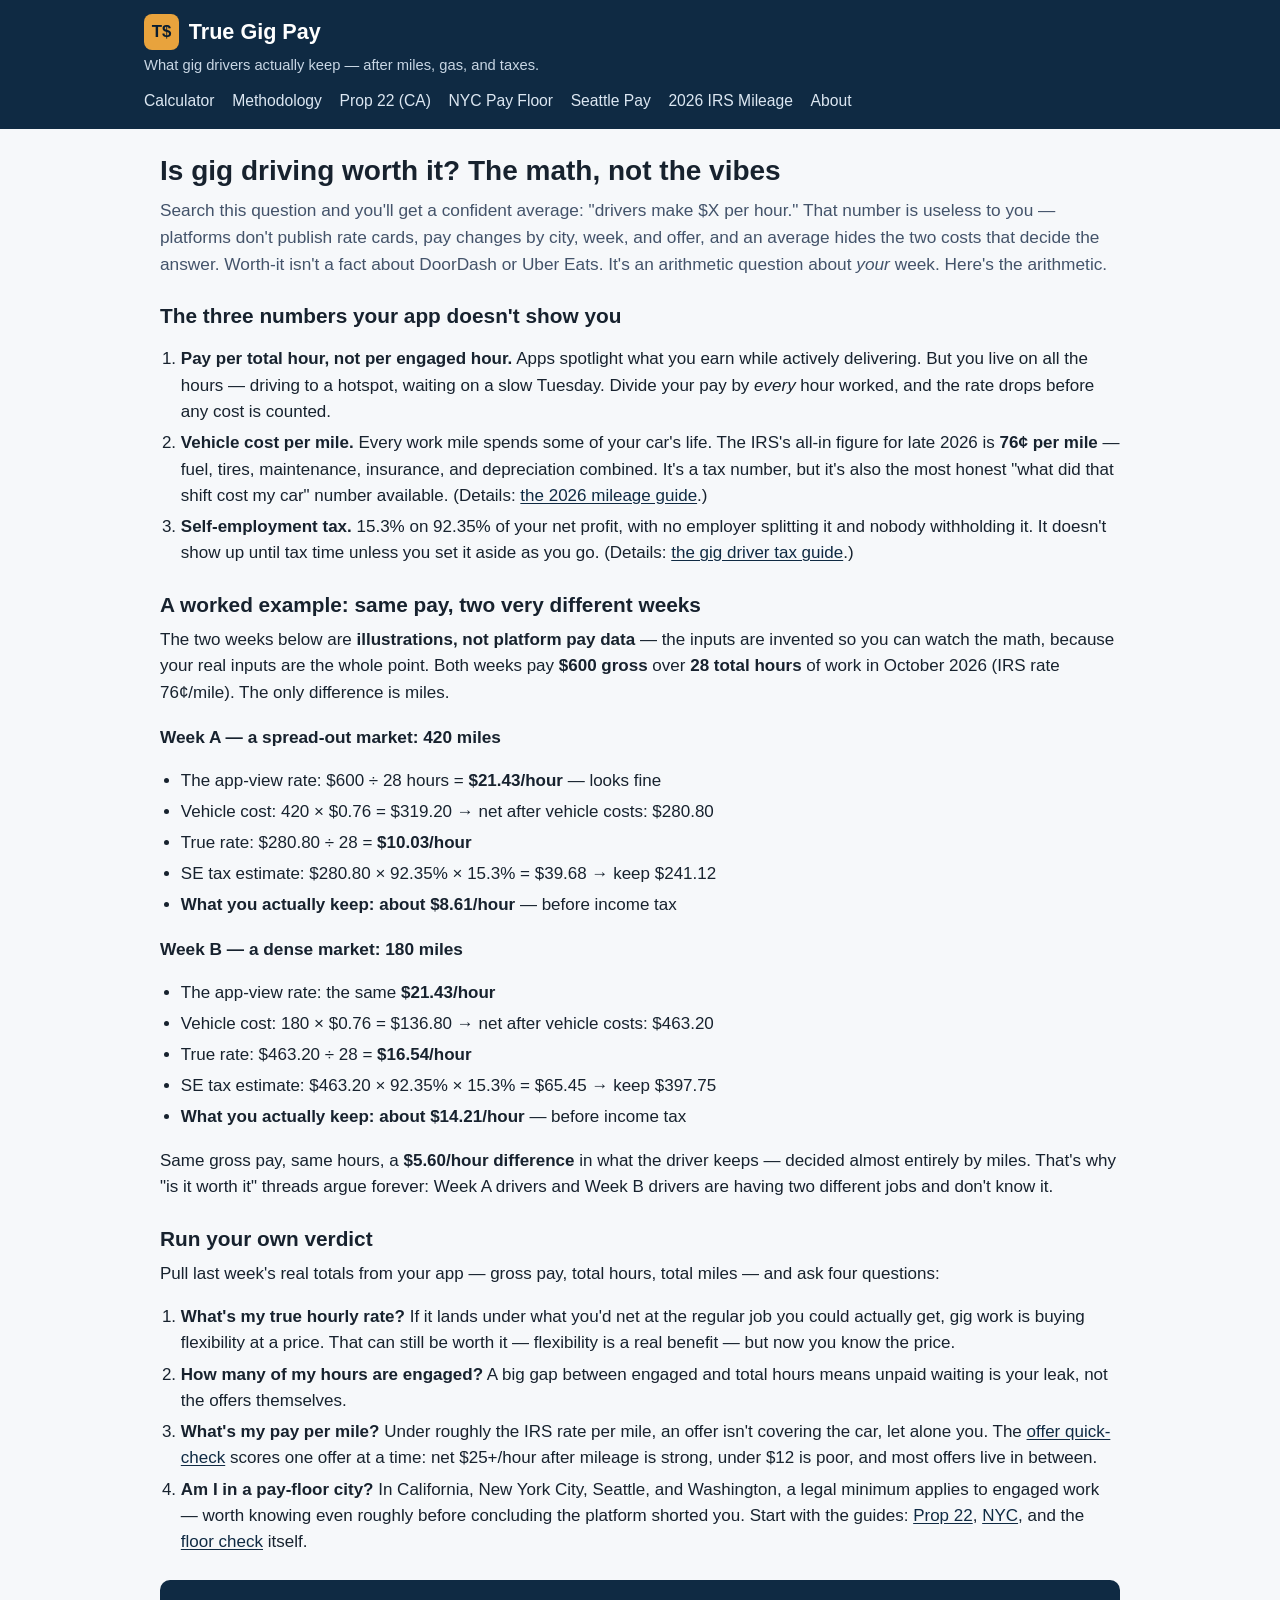
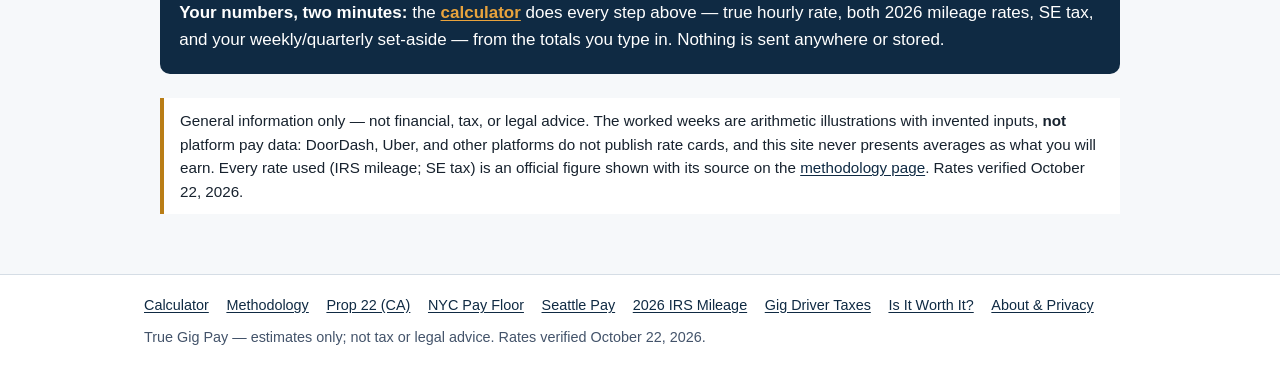
<file: is-it-worth-it.html>
<!DOCTYPE html>
<html lang="en">
<head>
<meta charset="UTF-8">
<meta name="viewport" content="width=device-width, initial-scale=1.0">
<title>Is DoorDash Worth It? Run the Real Math on Your Own Numbers | True Gig Pay</title>
<meta name="description" content="'Is DoorDash worth it?' has no universal answer — but it has a formula. See a worked example where a $21/hour week becomes $8.61 after miles and self-employment tax, and run the same math on your own week.">
<link rel="icon" href="favicon.svg" type="image/svg+xml">
<link rel="stylesheet" href="styles.css">
</head>
<body>
<a class="skip-link" href="#main">Skip to main content</a>
<header class="site-header">
  <div class="wrap">
    <a class="brand" href="index.html"><span class="mark" aria-hidden="true">T$</span> True Gig Pay</a>
    <p class="brand-tag">What gig drivers actually keep — after miles, gas, and taxes.</p>
    <nav class="main-nav" aria-label="Main">
      <a href="index.html">Calculator</a>
      <a href="methodology.html">Methodology</a>
      <a href="prop-22.html">Prop 22 (CA)</a>
      <a href="nyc-pay.html">NYC Pay Floor</a>
      <a href="seattle-pay.html">Seattle Pay</a>
      <a href="irs-mileage.html">2026 IRS Mileage</a>
      <a href="about.html">About</a>
    </nav>
  </div>
</header>

<main id="main">
  <h1>Is gig driving worth it? The math, not the vibes</h1>
  <p class="lede">Search this question and you'll get a confident average: "drivers make $X per hour." That number is useless to you — platforms don't publish rate cards, pay changes by city, week, and offer, and an average hides the two costs that decide the answer. Worth-it isn't a fact about DoorDash or Uber Eats. It's an arithmetic question about <em>your</em> week. Here's the arithmetic.</p>

  <h2>The three numbers your app doesn't show you</h2>
  <ol>
    <li><strong>Pay per total hour, not per engaged hour.</strong> Apps spotlight what you earn while actively delivering. But you live on all the hours — driving to a hotspot, waiting on a slow Tuesday. Divide your pay by <em>every</em> hour worked, and the rate drops before any cost is counted.</li>
    <li><strong>Vehicle cost per mile.</strong> Every work mile spends some of your car's life. The IRS's all-in figure for late 2026 is <strong>76¢ per mile</strong> — fuel, tires, maintenance, insurance, and depreciation combined. It's a tax number, but it's also the most honest "what did that shift cost my car" number available. (Details: <a href="irs-mileage.html">the 2026 mileage guide</a>.)</li>
    <li><strong>Self-employment tax.</strong> 15.3% on 92.35% of your net profit, with no employer splitting it and nobody withholding it. It doesn't show up until tax time unless you set it aside as you go. (Details: <a href="gig-driver-taxes.html">the gig driver tax guide</a>.)</li>
  </ol>

  <h2>A worked example: same pay, two very different weeks</h2>
  <p>The two weeks below are <strong>illustrations, not platform pay data</strong> — the inputs are invented so you can watch the math, because your real inputs are the whole point. Both weeks pay <strong>$600 gross</strong> over <strong>28 total hours</strong> of work in October 2026 (IRS rate 76¢/mile). The only difference is miles.</p>

  <h3>Week A — a spread-out market: 420 miles</h3>
  <ul>
    <li>The app-view rate: $600 ÷ 28 hours = <strong>$21.43/hour</strong> — looks fine</li>
    <li>Vehicle cost: 420 × $0.76 = $319.20 → net after vehicle costs: $280.80</li>
    <li>True rate: $280.80 ÷ 28 = <strong>$10.03/hour</strong></li>
    <li>SE tax estimate: $280.80 × 92.35% × 15.3% = $39.68 → keep $241.12</li>
    <li><strong>What you actually keep: about $8.61/hour</strong> — before income tax</li>
  </ul>

  <h3>Week B — a dense market: 180 miles</h3>
  <ul>
    <li>The app-view rate: the same <strong>$21.43/hour</strong></li>
    <li>Vehicle cost: 180 × $0.76 = $136.80 → net after vehicle costs: $463.20</li>
    <li>True rate: $463.20 ÷ 28 = <strong>$16.54/hour</strong></li>
    <li>SE tax estimate: $463.20 × 92.35% × 15.3% = $65.45 → keep $397.75</li>
    <li><strong>What you actually keep: about $14.21/hour</strong> — before income tax</li>
  </ul>
  <p>Same gross pay, same hours, a <strong>$5.60/hour difference</strong> in what the driver keeps — decided almost entirely by miles. That's why "is it worth it" threads argue forever: Week A drivers and Week B drivers are having two different jobs and don't know it.</p>

  <h2>Run your own verdict</h2>
  <p>Pull last week's real totals from your app — gross pay, total hours, total miles — and ask four questions:</p>
  <ol>
    <li><strong>What's my true hourly rate?</strong> If it lands under what you'd net at the regular job you could actually get, gig work is buying flexibility at a price. That can still be worth it — flexibility is a real benefit — but now you know the price.</li>
    <li><strong>How many of my hours are engaged?</strong> A big gap between engaged and total hours means unpaid waiting is your leak, not the offers themselves.</li>
    <li><strong>What's my pay per mile?</strong> Under roughly the IRS rate per mile, an offer isn't covering the car, let alone you. The <a href="index.html#offer-h">offer quick-check</a> scores one offer at a time: net $25+/hour after mileage is strong, under $12 is poor, and most offers live in between.</li>
    <li><strong>Am I in a pay-floor city?</strong> In California, New York City, Seattle, and Washington, a legal minimum applies to engaged work — worth knowing even roughly before concluding the platform shorted you. Start with the guides: <a href="prop-22.html">Prop 22</a>, <a href="nyc-pay.html">NYC</a>, and the <a href="index.html#floor-h">floor check</a> itself.</li>
  </ol>

  <div class="cta-box">
    <p><strong>Your numbers, two minutes:</strong> the <a href="index.html">calculator</a> does every step above — true hourly rate, both 2026 mileage rates, SE tax, and your weekly/quarterly set-aside — from the totals you type in. Nothing is sent anywhere or stored.</p>
  </div>

  <div class="disclaimer">
    <p style="margin:0;">General information only — not financial, tax, or legal advice. The worked weeks are arithmetic illustrations with invented inputs, <strong>not</strong> platform pay data: DoorDash, Uber, and other platforms do not publish rate cards, and this site never presents averages as what you will earn. Every rate used (IRS mileage; SE tax) is an official figure shown with its source on the <a href="methodology.html">methodology page</a>. Rates verified October 22, 2026.</p>
  </div>
</main>

<footer class="site-footer">
  <div class="wrap">
    <nav aria-label="Footer">
      <a href="index.html">Calculator</a>
      <a href="methodology.html">Methodology</a>
      <a href="prop-22.html">Prop 22 (CA)</a>
      <a href="nyc-pay.html">NYC Pay Floor</a>
      <a href="seattle-pay.html">Seattle Pay</a>
      <a href="irs-mileage.html">2026 IRS Mileage</a>
      <a href="gig-driver-taxes.html">Gig Driver Taxes</a>
      <a href="is-it-worth-it.html">Is It Worth It?</a>
      <a href="about.html">About &amp; Privacy</a>
    </nav>
    <p>True Gig Pay — estimates only; not tax or legal advice. Rates verified October 22, 2026.</p>
  </div>
</footer>
<!-- Cloudflare Web Analytics --><script type='module' src='https://static.cloudflareinsights.com/beacon.min.js' data-cf-beacon='{"token": "f1c71cf0523546df90620f32779128f7"}'></script><!-- End Cloudflare Web Analytics -->
</body>
</html>
</file>
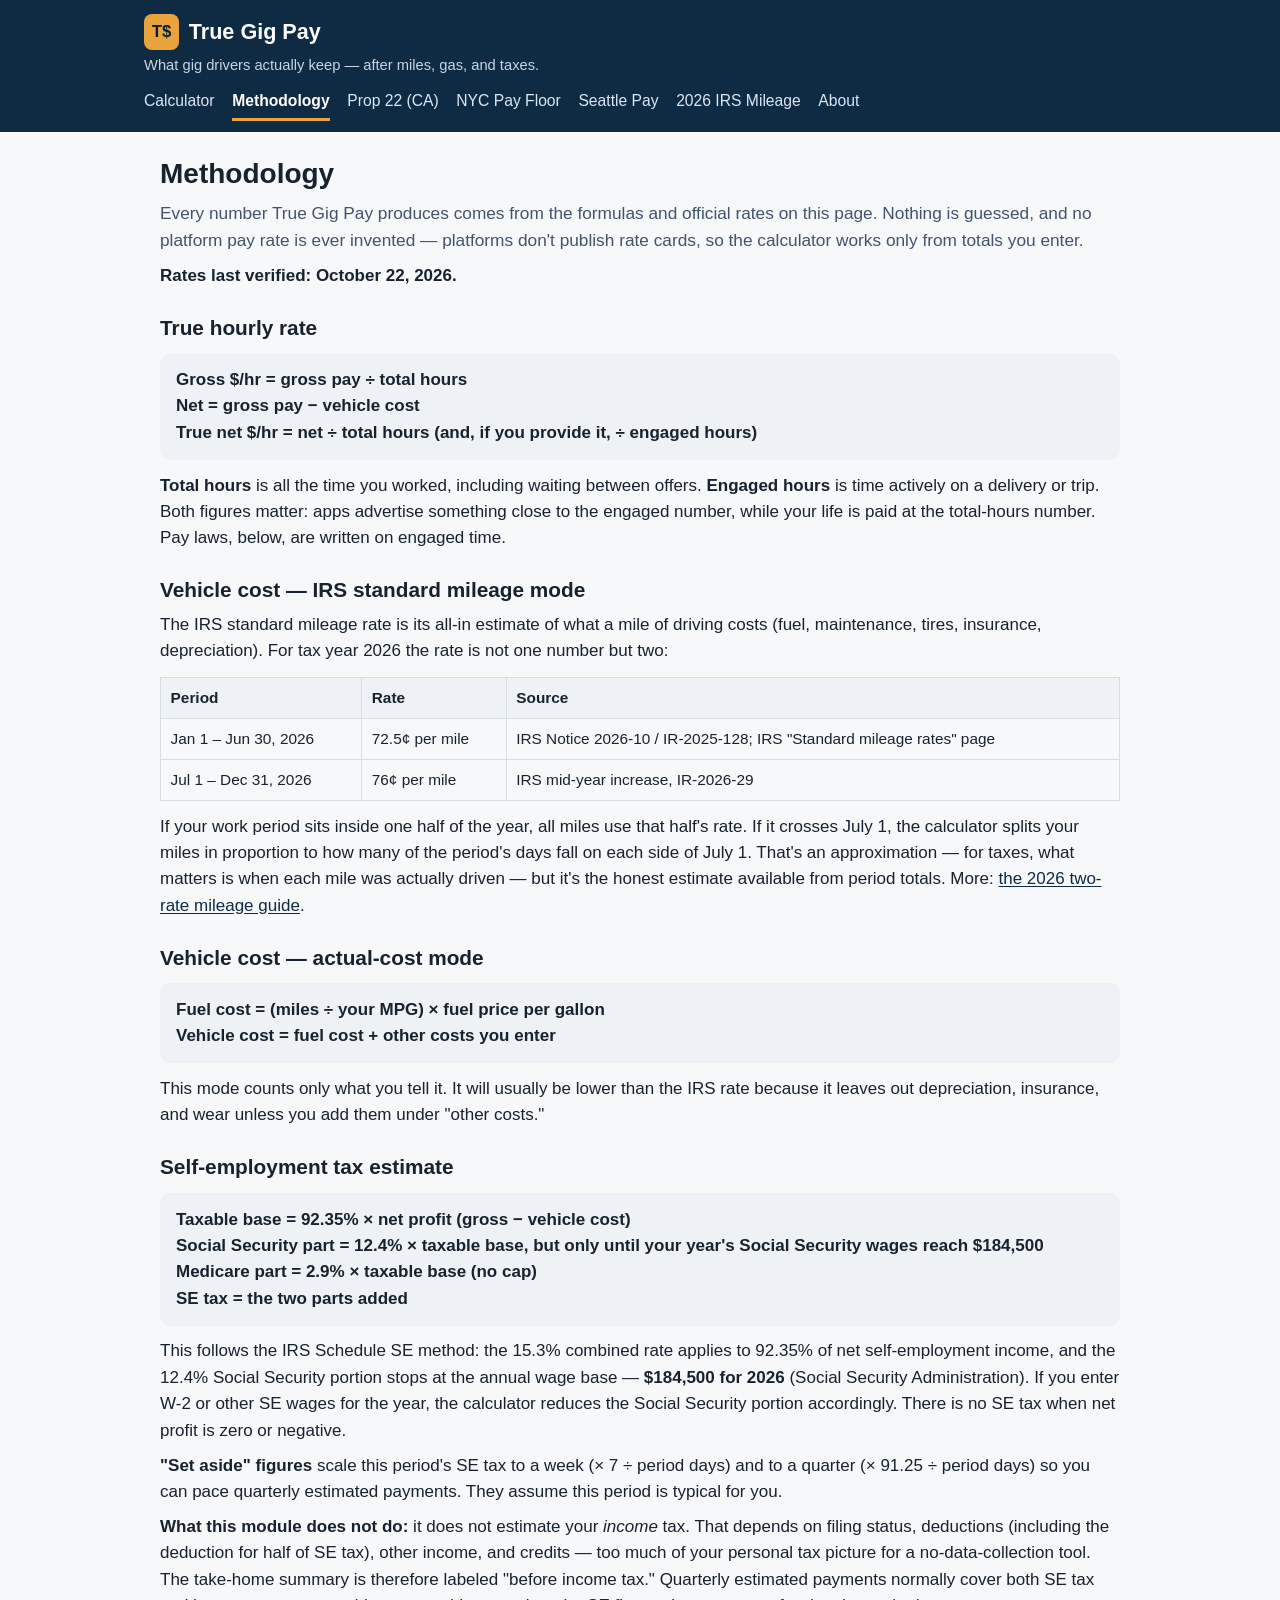
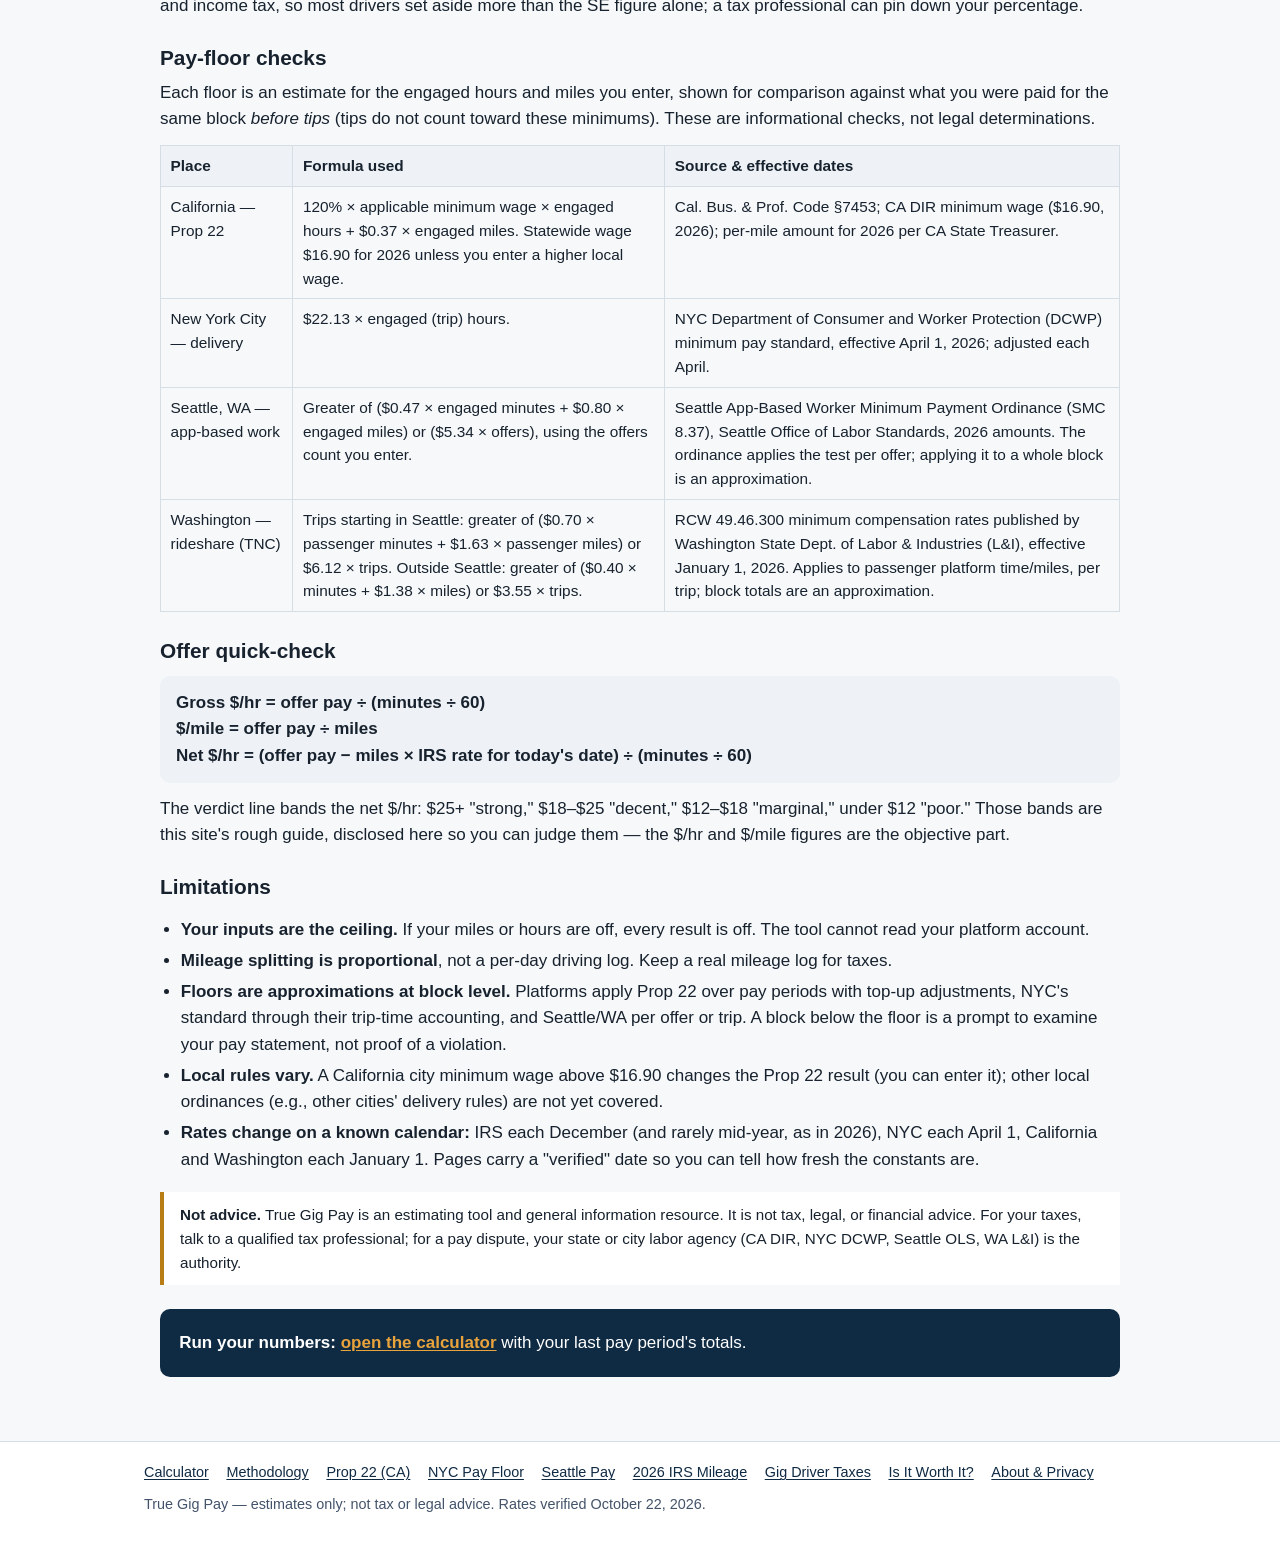
<file: methodology.html>
<!DOCTYPE html>
<html lang="en">
<head>
<meta charset="UTF-8">
<meta name="viewport" content="width=device-width, initial-scale=1.0">
<title>Methodology — How True Gig Pay Calculates Your True Hourly Rate</title>
<meta name="description" content="Every formula and official rate behind True Gig Pay: IRS 2026 standard mileage (72.5¢/76¢), self-employment tax with the $184,500 Social Security cap, CA Prop 22, NYC, Seattle and Washington pay floors — with sources and a last-verified date.">
<link rel="icon" href="favicon.svg" type="image/svg+xml">
<link rel="stylesheet" href="styles.css">
</head>
<body>
<a class="skip-link" href="#main">Skip to main content</a>
<header class="site-header">
  <div class="wrap">
    <a class="brand" href="index.html"><span class="mark" aria-hidden="true">T$</span> True Gig Pay</a>
    <p class="brand-tag">What gig drivers actually keep — after miles, gas, and taxes.</p>
    <nav class="main-nav" aria-label="Main">
      <a href="index.html">Calculator</a>
      <a href="methodology.html" aria-current="page">Methodology</a>
      <a href="prop-22.html">Prop 22 (CA)</a>
      <a href="nyc-pay.html">NYC Pay Floor</a>
      <a href="seattle-pay.html">Seattle Pay</a>
      <a href="irs-mileage.html">2026 IRS Mileage</a>
      <a href="about.html">About</a>
    </nav>
  </div>
</header>

<main id="main">
  <h1>Methodology</h1>
  <p class="lede">Every number True Gig Pay produces comes from the formulas and official rates on this page. Nothing is guessed, and no platform pay rate is ever invented — platforms don't publish rate cards, so the calculator works only from totals you enter.</p>
  <p><strong>Rates last verified: October 22, 2026.</strong></p>

  <h2>True hourly rate</h2>
  <div class="formula">
    Gross $/hr = gross pay ÷ total hours<br>
    Net = gross pay − vehicle cost<br>
    True net $/hr = net ÷ total hours (and, if you provide it, ÷ engaged hours)
  </div>
  <p><strong>Total hours</strong> is all the time you worked, including waiting between offers. <strong>Engaged hours</strong> is time actively on a delivery or trip. Both figures matter: apps advertise something close to the engaged number, while your life is paid at the total-hours number. Pay laws, below, are written on engaged time.</p>

  <h2>Vehicle cost — IRS standard mileage mode</h2>
  <p>The IRS standard mileage rate is its all-in estimate of what a mile of driving costs (fuel, maintenance, tires, insurance, depreciation). For tax year 2026 the rate is not one number but two:</p>
  <table class="content-table">
    <thead><tr><th scope="col">Period</th><th scope="col">Rate</th><th scope="col">Source</th></tr></thead>
    <tbody>
      <tr><td>Jan 1 – Jun 30, 2026</td><td>72.5¢ per mile</td><td>IRS Notice 2026-10 / IR-2025-128; IRS "Standard mileage rates" page</td></tr>
      <tr><td>Jul 1 – Dec 31, 2026</td><td>76¢ per mile</td><td>IRS mid-year increase, IR-2026-29</td></tr>
    </tbody>
  </table>
  <p>If your work period sits inside one half of the year, all miles use that half's rate. If it crosses July 1, the calculator splits your miles in proportion to how many of the period's days fall on each side of July 1. That's an approximation — for taxes, what matters is when each mile was actually driven — but it's the honest estimate available from period totals. More: <a href="irs-mileage.html">the 2026 two-rate mileage guide</a>.</p>

  <h2>Vehicle cost — actual-cost mode</h2>
  <div class="formula">Fuel cost = (miles ÷ your MPG) × fuel price per gallon<br>Vehicle cost = fuel cost + other costs you enter</div>
  <p>This mode counts only what you tell it. It will usually be lower than the IRS rate because it leaves out depreciation, insurance, and wear unless you add them under "other costs."</p>

  <h2>Self-employment tax estimate</h2>
  <div class="formula">
    Taxable base = 92.35% × net profit (gross − vehicle cost)<br>
    Social Security part = 12.4% × taxable base, but only until your year's Social Security wages reach $184,500<br>
    Medicare part = 2.9% × taxable base (no cap)<br>
    SE tax = the two parts added
  </div>
  <p>This follows the IRS Schedule SE method: the 15.3% combined rate applies to 92.35% of net self-employment income, and the 12.4% Social Security portion stops at the annual wage base — <strong>$184,500 for 2026</strong> (Social Security Administration). If you enter W-2 or other SE wages for the year, the calculator reduces the Social Security portion accordingly. There is no SE tax when net profit is zero or negative.</p>
  <p><strong>"Set aside" figures</strong> scale this period's SE tax to a week (× 7 ÷ period days) and to a quarter (× 91.25 ÷ period days) so you can pace quarterly estimated payments. They assume this period is typical for you.</p>
  <p><strong>What this module does not do:</strong> it does not estimate your <em>income</em> tax. That depends on filing status, deductions (including the deduction for half of SE tax), other income, and credits — too much of your personal tax picture for a no-data-collection tool. The take-home summary is therefore labeled "before income tax." Quarterly estimated payments normally cover both SE tax and income tax, so most drivers set aside more than the SE figure alone; a tax professional can pin down your percentage.</p>

  <h2>Pay-floor checks</h2>
  <p>Each floor is an estimate for the engaged hours and miles you enter, shown for comparison against what you were paid for the same block <em>before tips</em> (tips do not count toward these minimums). These are informational checks, not legal determinations.</p>
  <table class="content-table">
    <thead><tr><th scope="col">Place</th><th scope="col">Formula used</th><th scope="col">Source &amp; effective dates</th></tr></thead>
    <tbody>
      <tr>
        <td>California — Prop 22</td>
        <td>120% × applicable minimum wage × engaged hours + $0.37 × engaged miles. Statewide wage $16.90 for 2026 unless you enter a higher local wage.</td>
        <td>Cal. Bus. &amp; Prof. Code §7453; CA DIR minimum wage ($16.90, 2026); per-mile amount for 2026 per CA State Treasurer.</td>
      </tr>
      <tr>
        <td>New York City — delivery</td>
        <td>$22.13 × engaged (trip) hours.</td>
        <td>NYC Department of Consumer and Worker Protection (DCWP) minimum pay standard, effective April 1, 2026; adjusted each April.</td>
      </tr>
      <tr>
        <td>Seattle, WA — app-based work</td>
        <td>Greater of ($0.47 × engaged minutes + $0.80 × engaged miles) or ($5.34 × offers), using the offers count you enter.</td>
        <td>Seattle App-Based Worker Minimum Payment Ordinance (SMC 8.37), Seattle Office of Labor Standards, 2026 amounts. The ordinance applies the test per offer; applying it to a whole block is an approximation.</td>
      </tr>
      <tr>
        <td>Washington — rideshare (TNC)</td>
        <td>Trips starting in Seattle: greater of ($0.70 × passenger minutes + $1.63 × passenger miles) or $6.12 × trips. Outside Seattle: greater of ($0.40 × minutes + $1.38 × miles) or $3.55 × trips.</td>
        <td>RCW 49.46.300 minimum compensation rates published by Washington State Dept. of Labor &amp; Industries (L&amp;I), effective January 1, 2026. Applies to passenger platform time/miles, per trip; block totals are an approximation.</td>
      </tr>
    </tbody>
  </table>

  <h2>Offer quick-check</h2>
  <div class="formula">
    Gross $/hr = offer pay ÷ (minutes ÷ 60)<br>
    $/mile = offer pay ÷ miles<br>
    Net $/hr = (offer pay − miles × IRS rate for today's date) ÷ (minutes ÷ 60)
  </div>
  <p>The verdict line bands the net $/hr: $25+ "strong," $18–$25 "decent," $12–$18 "marginal," under $12 "poor." Those bands are this site's rough guide, disclosed here so you can judge them — the $/hr and $/mile figures are the objective part.</p>

  <h2>Limitations</h2>
  <ul>
    <li><strong>Your inputs are the ceiling.</strong> If your miles or hours are off, every result is off. The tool cannot read your platform account.</li>
    <li><strong>Mileage splitting is proportional</strong>, not a per-day driving log. Keep a real mileage log for taxes.</li>
    <li><strong>Floors are approximations at block level.</strong> Platforms apply Prop 22 over pay periods with top-up adjustments, NYC's standard through their trip-time accounting, and Seattle/WA per offer or trip. A block below the floor is a prompt to examine your pay statement, not proof of a violation.</li>
    <li><strong>Local rules vary.</strong> A California city minimum wage above $16.90 changes the Prop 22 result (you can enter it); other local ordinances (e.g., other cities' delivery rules) are not yet covered.</li>
    <li><strong>Rates change on a known calendar:</strong> IRS each December (and rarely mid-year, as in 2026), NYC each April 1, California and Washington each January 1. Pages carry a "verified" date so you can tell how fresh the constants are.</li>
  </ul>

  <div class="disclaimer">
    <p style="margin:0;"><strong>Not advice.</strong> True Gig Pay is an estimating tool and general information resource. It is not tax, legal, or financial advice. For your taxes, talk to a qualified tax professional; for a pay dispute, your state or city labor agency (CA DIR, NYC DCWP, Seattle OLS, WA L&amp;I) is the authority.</p>
  </div>

  <div class="cta-box">
    <p><strong>Run your numbers:</strong> <a href="index.html">open the calculator</a> with your last pay period's totals.</p>
  </div>
</main>

<footer class="site-footer">
  <div class="wrap">
    <nav aria-label="Footer">
      <a href="index.html">Calculator</a>
      <a href="methodology.html">Methodology</a>
      <a href="prop-22.html">Prop 22 (CA)</a>
      <a href="nyc-pay.html">NYC Pay Floor</a>
      <a href="seattle-pay.html">Seattle Pay</a>
      <a href="irs-mileage.html">2026 IRS Mileage</a>
      <a href="gig-driver-taxes.html">Gig Driver Taxes</a>
      <a href="is-it-worth-it.html">Is It Worth It?</a>
      <a href="about.html">About &amp; Privacy</a>
    </nav>
    <p>True Gig Pay — estimates only; not tax or legal advice. Rates verified October 22, 2026.</p>
  </div>
</footer>
<!-- Cloudflare Web Analytics --><script type='module' src='https://static.cloudflareinsights.com/beacon.min.js' data-cf-beacon='{"token": "f1c71cf0523546df90620f32779128f7"}'></script><!-- End Cloudflare Web Analytics -->
</body>
</html>
</file>
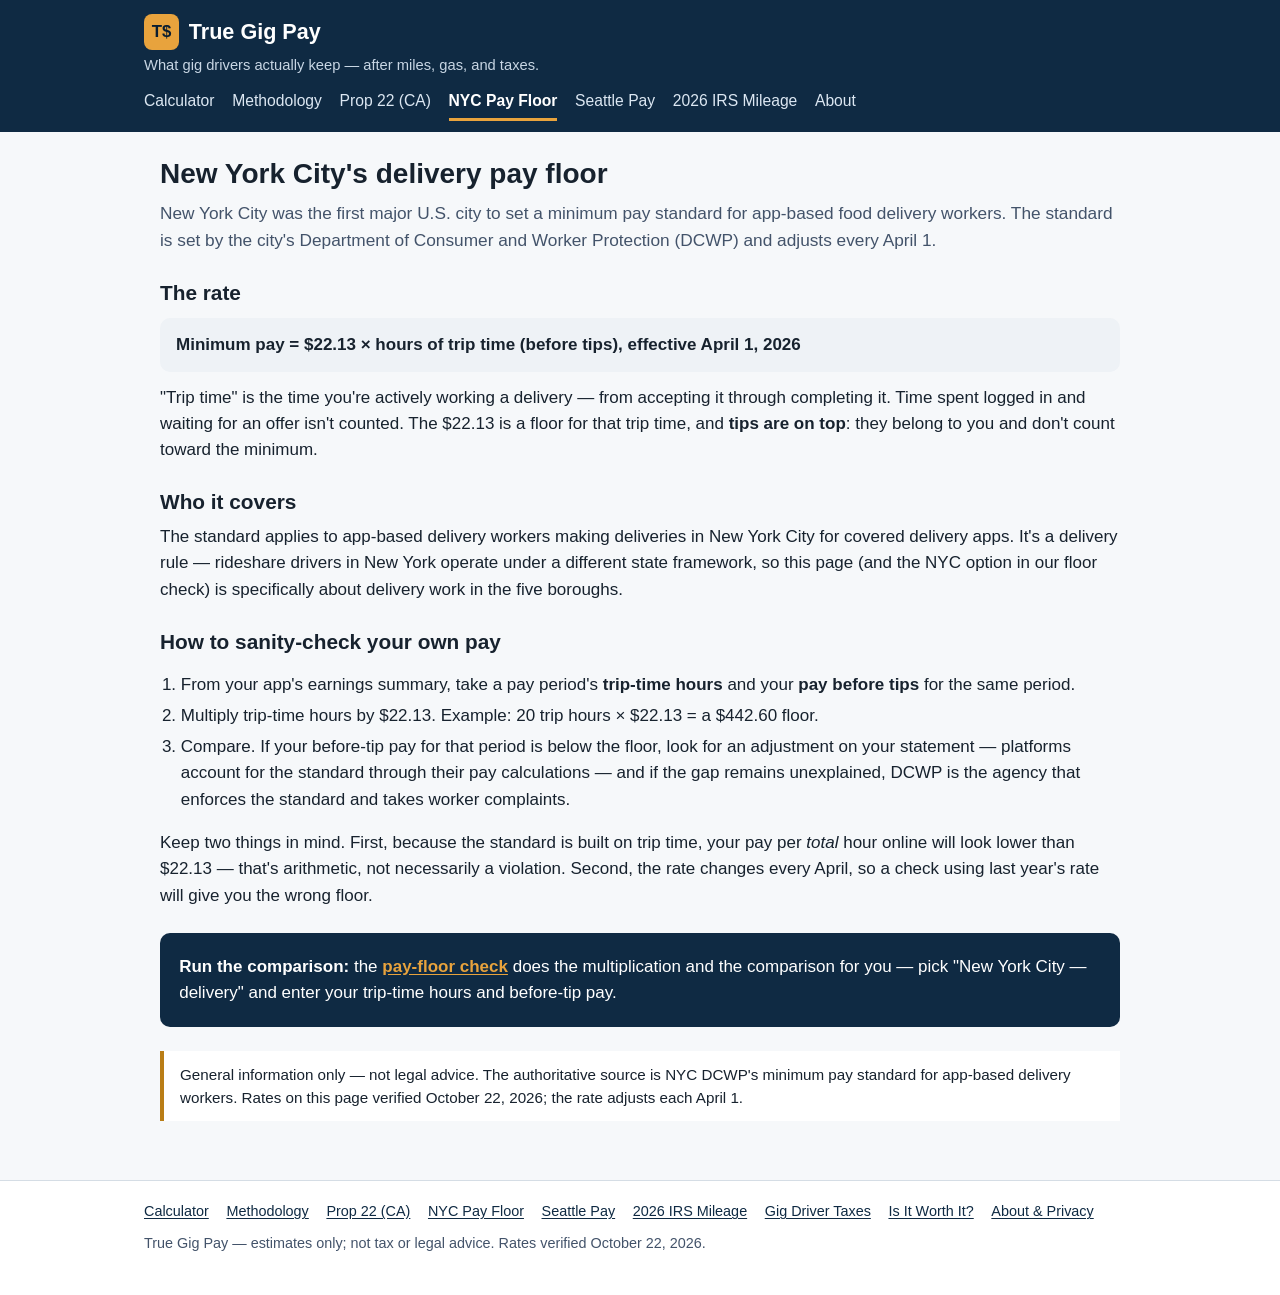
<file: nyc-pay.html>
<!DOCTYPE html>
<html lang="en">
<head>
<meta charset="UTF-8">
<meta name="viewport" content="width=device-width, initial-scale=1.0">
<title>NYC Delivery Pay Floor — The $22.13 Minimum (from April 1, 2026)</title>
<meta name="description" content="New York City's minimum pay standard for app-based delivery workers: $22.13 per hour of trip time before tips from April 1, 2026, who it covers, and how to sanity-check your own pay.">
<link rel="icon" href="favicon.svg" type="image/svg+xml">
<link rel="stylesheet" href="styles.css">
</head>
<body>
<a class="skip-link" href="#main">Skip to main content</a>
<header class="site-header">
  <div class="wrap">
    <a class="brand" href="index.html"><span class="mark" aria-hidden="true">T$</span> True Gig Pay</a>
    <p class="brand-tag">What gig drivers actually keep — after miles, gas, and taxes.</p>
    <nav class="main-nav" aria-label="Main">
      <a href="index.html">Calculator</a>
      <a href="methodology.html">Methodology</a>
      <a href="prop-22.html">Prop 22 (CA)</a>
      <a href="nyc-pay.html" aria-current="page">NYC Pay Floor</a>
      <a href="seattle-pay.html">Seattle Pay</a>
      <a href="irs-mileage.html">2026 IRS Mileage</a>
      <a href="about.html">About</a>
    </nav>
  </div>
</header>

<main id="main">
  <h1>New York City's delivery pay floor</h1>
  <p class="lede">New York City was the first major U.S. city to set a minimum pay standard for app-based food delivery workers. The standard is set by the city's Department of Consumer and Worker Protection (DCWP) and adjusts every April 1.</p>

  <h2>The rate</h2>
  <div class="formula">Minimum pay = $22.13 × hours of trip time (before tips), effective April 1, 2026</div>
  <p>"Trip time" is the time you're actively working a delivery — from accepting it through completing it. Time spent logged in and waiting for an offer isn't counted. The $22.13 is a floor for that trip time, and <strong>tips are on top</strong>: they belong to you and don't count toward the minimum.</p>

  <h2>Who it covers</h2>
  <p>The standard applies to app-based delivery workers making deliveries in New York City for covered delivery apps. It's a delivery rule — rideshare drivers in New York operate under a different state framework, so this page (and the NYC option in our floor check) is specifically about delivery work in the five boroughs.</p>

  <h2>How to sanity-check your own pay</h2>
  <ol>
    <li>From your app's earnings summary, take a pay period's <strong>trip-time hours</strong> and your <strong>pay before tips</strong> for the same period.</li>
    <li>Multiply trip-time hours by $22.13. Example: 20 trip hours × $22.13 = a $442.60 floor.</li>
    <li>Compare. If your before-tip pay for that period is below the floor, look for an adjustment on your statement — platforms account for the standard through their pay calculations — and if the gap remains unexplained, DCWP is the agency that enforces the standard and takes worker complaints.</li>
  </ol>
  <p>Keep two things in mind. First, because the standard is built on trip time, your pay per <em>total</em> hour online will look lower than $22.13 — that's arithmetic, not necessarily a violation. Second, the rate changes every April, so a check using last year's rate will give you the wrong floor.</p>

  <div class="cta-box">
    <p><strong>Run the comparison:</strong> the <a href="index.html#floor-h">pay-floor check</a> does the multiplication and the comparison for you — pick "New York City — delivery" and enter your trip-time hours and before-tip pay.</p>
  </div>

  <div class="disclaimer">
    <p style="margin:0;">General information only — not legal advice. The authoritative source is NYC DCWP's minimum pay standard for app-based delivery workers. Rates on this page verified October 22, 2026; the rate adjusts each April 1.</p>
  </div>
</main>

<footer class="site-footer">
  <div class="wrap">
    <nav aria-label="Footer">
      <a href="index.html">Calculator</a>
      <a href="methodology.html">Methodology</a>
      <a href="prop-22.html">Prop 22 (CA)</a>
      <a href="nyc-pay.html">NYC Pay Floor</a>
      <a href="seattle-pay.html">Seattle Pay</a>
      <a href="irs-mileage.html">2026 IRS Mileage</a>
      <a href="gig-driver-taxes.html">Gig Driver Taxes</a>
      <a href="is-it-worth-it.html">Is It Worth It?</a>
      <a href="about.html">About &amp; Privacy</a>
    </nav>
    <p>True Gig Pay — estimates only; not tax or legal advice. Rates verified October 22, 2026.</p>
  </div>
</footer>
<!-- Cloudflare Web Analytics --><script type='module' src='https://static.cloudflareinsights.com/beacon.min.js' data-cf-beacon='{"token": "f1c71cf0523546df90620f32779128f7"}'></script><!-- End Cloudflare Web Analytics -->
</body>
</html>
</file>
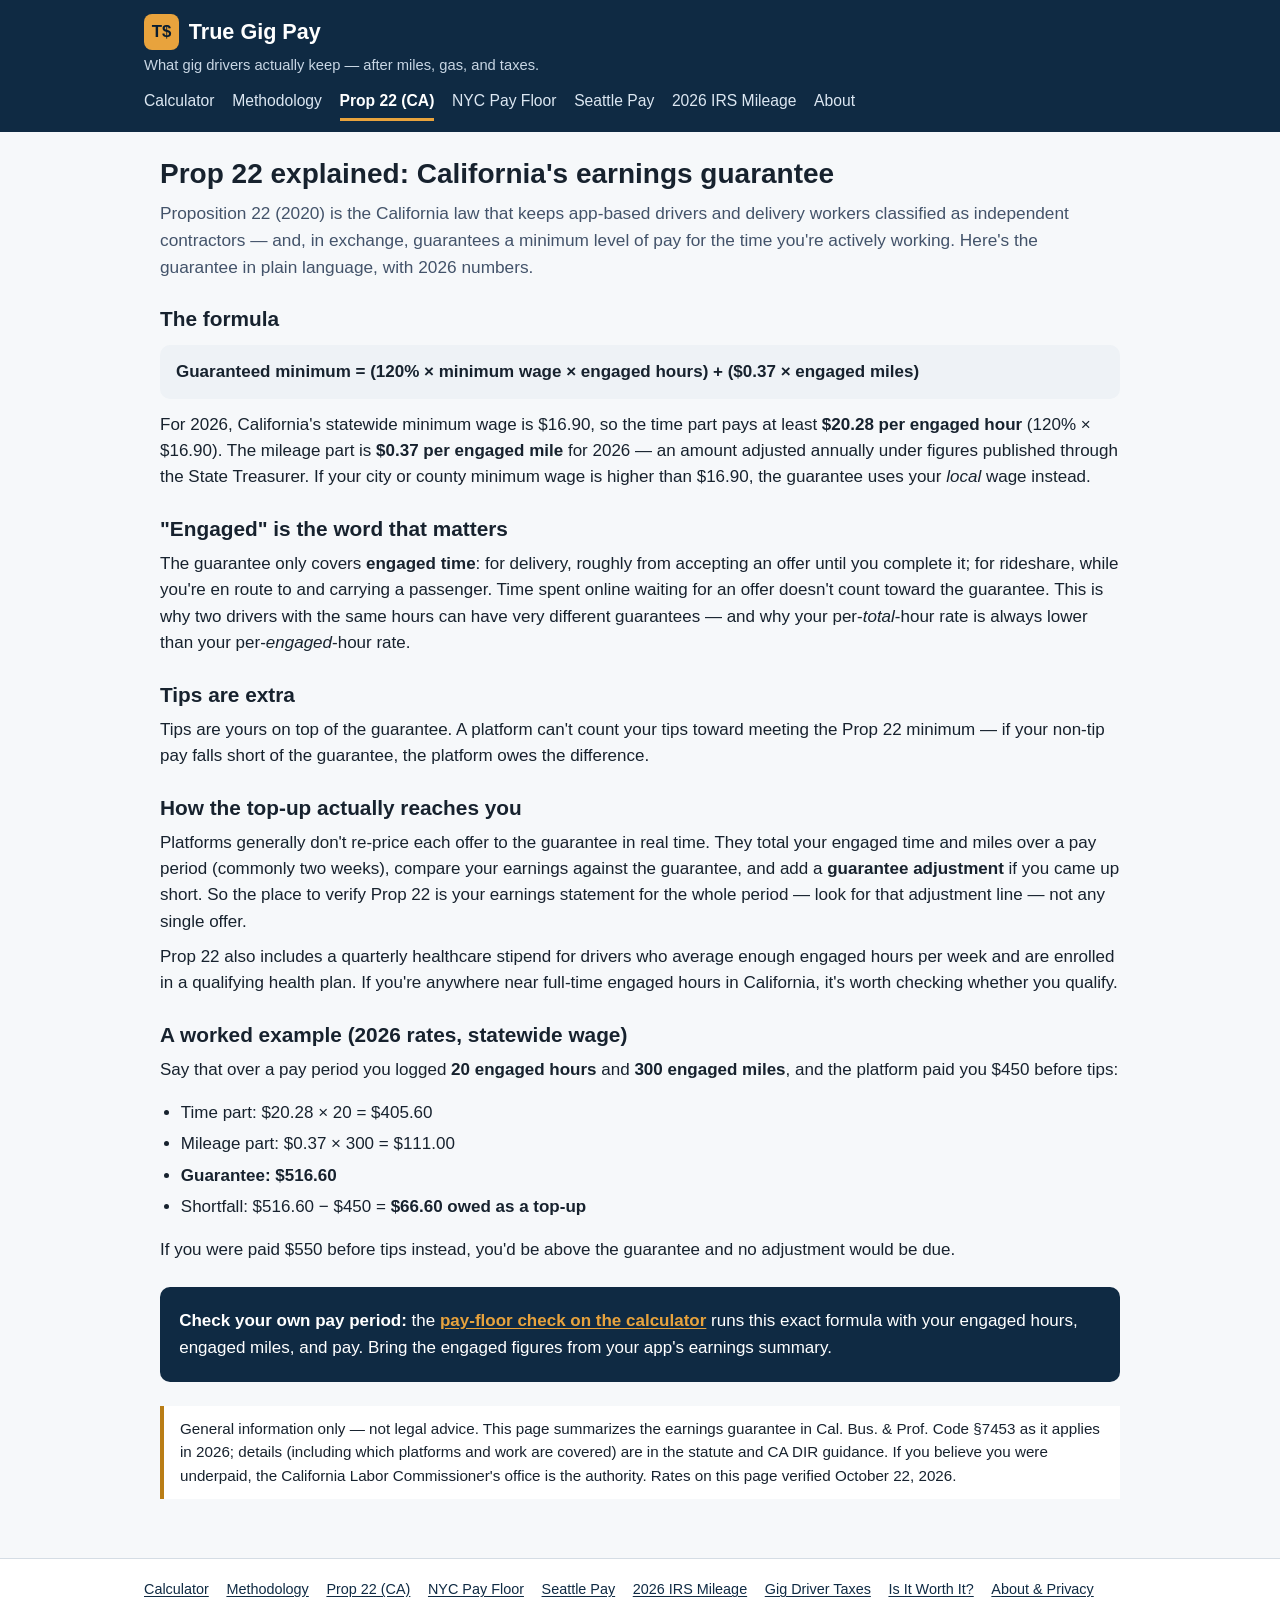
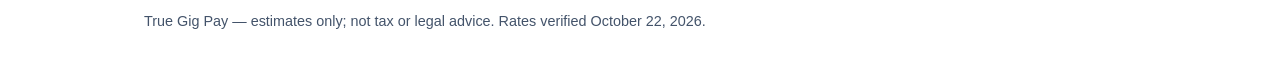
<file: prop-22.html>
<!DOCTYPE html>
<html lang="en">
<head>
<meta charset="UTF-8">
<meta name="viewport" content="width=device-width, initial-scale=1.0">
<title>Prop 22 Explained — California's Gig Driver Earnings Guarantee (2026)</title>
<meta name="description" content="Plain-language guide to California Prop 22: the earnings guarantee formula (120% of minimum wage per engaged hour + $0.37 per engaged mile in 2026), what engaged time means, and how to check your own pay.">
<link rel="icon" href="favicon.svg" type="image/svg+xml">
<link rel="stylesheet" href="styles.css">
</head>
<body>
<a class="skip-link" href="#main">Skip to main content</a>
<header class="site-header">
  <div class="wrap">
    <a class="brand" href="index.html"><span class="mark" aria-hidden="true">T$</span> True Gig Pay</a>
    <p class="brand-tag">What gig drivers actually keep — after miles, gas, and taxes.</p>
    <nav class="main-nav" aria-label="Main">
      <a href="index.html">Calculator</a>
      <a href="methodology.html">Methodology</a>
      <a href="prop-22.html" aria-current="page">Prop 22 (CA)</a>
      <a href="nyc-pay.html">NYC Pay Floor</a>
      <a href="seattle-pay.html">Seattle Pay</a>
      <a href="irs-mileage.html">2026 IRS Mileage</a>
      <a href="about.html">About</a>
    </nav>
  </div>
</header>

<main id="main">
  <h1>Prop 22 explained: California's earnings guarantee</h1>
  <p class="lede">Proposition 22 (2020) is the California law that keeps app-based drivers and delivery workers classified as independent contractors — and, in exchange, guarantees a minimum level of pay for the time you're actively working. Here's the guarantee in plain language, with 2026 numbers.</p>

  <h2>The formula</h2>
  <div class="formula">
    Guaranteed minimum = (120% × minimum wage × engaged hours) + ($0.37 × engaged miles)
  </div>
  <p>For 2026, California's statewide minimum wage is $16.90, so the time part pays at least <strong>$20.28 per engaged hour</strong> (120% × $16.90). The mileage part is <strong>$0.37 per engaged mile</strong> for 2026 — an amount adjusted annually under figures published through the State Treasurer. If your city or county minimum wage is higher than $16.90, the guarantee uses your <em>local</em> wage instead.</p>

  <h2>"Engaged" is the word that matters</h2>
  <p>The guarantee only covers <strong>engaged time</strong>: for delivery, roughly from accepting an offer until you complete it; for rideshare, while you're en route to and carrying a passenger. Time spent online waiting for an offer doesn't count toward the guarantee. This is why two drivers with the same hours can have very different guarantees — and why your per-<em>total</em>-hour rate is always lower than your per-<em>engaged</em>-hour rate.</p>

  <h2>Tips are extra</h2>
  <p>Tips are yours on top of the guarantee. A platform can't count your tips toward meeting the Prop 22 minimum — if your non-tip pay falls short of the guarantee, the platform owes the difference.</p>

  <h2>How the top-up actually reaches you</h2>
  <p>Platforms generally don't re-price each offer to the guarantee in real time. They total your engaged time and miles over a pay period (commonly two weeks), compare your earnings against the guarantee, and add a <strong>guarantee adjustment</strong> if you came up short. So the place to verify Prop 22 is your earnings statement for the whole period — look for that adjustment line — not any single offer.</p>
  <p>Prop 22 also includes a quarterly healthcare stipend for drivers who average enough engaged hours per week and are enrolled in a qualifying health plan. If you're anywhere near full-time engaged hours in California, it's worth checking whether you qualify.</p>

  <h2>A worked example (2026 rates, statewide wage)</h2>
  <p>Say that over a pay period you logged <strong>20 engaged hours</strong> and <strong>300 engaged miles</strong>, and the platform paid you $450 before tips:</p>
  <ul>
    <li>Time part: $20.28 × 20 = $405.60</li>
    <li>Mileage part: $0.37 × 300 = $111.00</li>
    <li><strong>Guarantee: $516.60</strong></li>
    <li>Shortfall: $516.60 − $450 = <strong>$66.60 owed as a top-up</strong></li>
  </ul>
  <p>If you were paid $550 before tips instead, you'd be above the guarantee and no adjustment would be due.</p>

  <div class="cta-box">
    <p><strong>Check your own pay period:</strong> the <a href="index.html#floor-h">pay-floor check on the calculator</a> runs this exact formula with your engaged hours, engaged miles, and pay. Bring the engaged figures from your app's earnings summary.</p>
  </div>

  <div class="disclaimer">
    <p style="margin:0;">General information only — not legal advice. This page summarizes the earnings guarantee in Cal. Bus. &amp; Prof. Code §7453 as it applies in 2026; details (including which platforms and work are covered) are in the statute and CA DIR guidance. If you believe you were underpaid, the California Labor Commissioner's office is the authority. Rates on this page verified October 22, 2026.</p>
  </div>
</main>

<footer class="site-footer">
  <div class="wrap">
    <nav aria-label="Footer">
      <a href="index.html">Calculator</a>
      <a href="methodology.html">Methodology</a>
      <a href="prop-22.html">Prop 22 (CA)</a>
      <a href="nyc-pay.html">NYC Pay Floor</a>
      <a href="seattle-pay.html">Seattle Pay</a>
      <a href="irs-mileage.html">2026 IRS Mileage</a>
      <a href="gig-driver-taxes.html">Gig Driver Taxes</a>
      <a href="is-it-worth-it.html">Is It Worth It?</a>
      <a href="about.html">About &amp; Privacy</a>
    </nav>
    <p>True Gig Pay — estimates only; not tax or legal advice. Rates verified October 22, 2026.</p>
  </div>
</footer>
<!-- Cloudflare Web Analytics --><script type='module' src='https://static.cloudflareinsights.com/beacon.min.js' data-cf-beacon='{"token": "f1c71cf0523546df90620f32779128f7"}'></script><!-- End Cloudflare Web Analytics -->
</body>
</html>
</file>
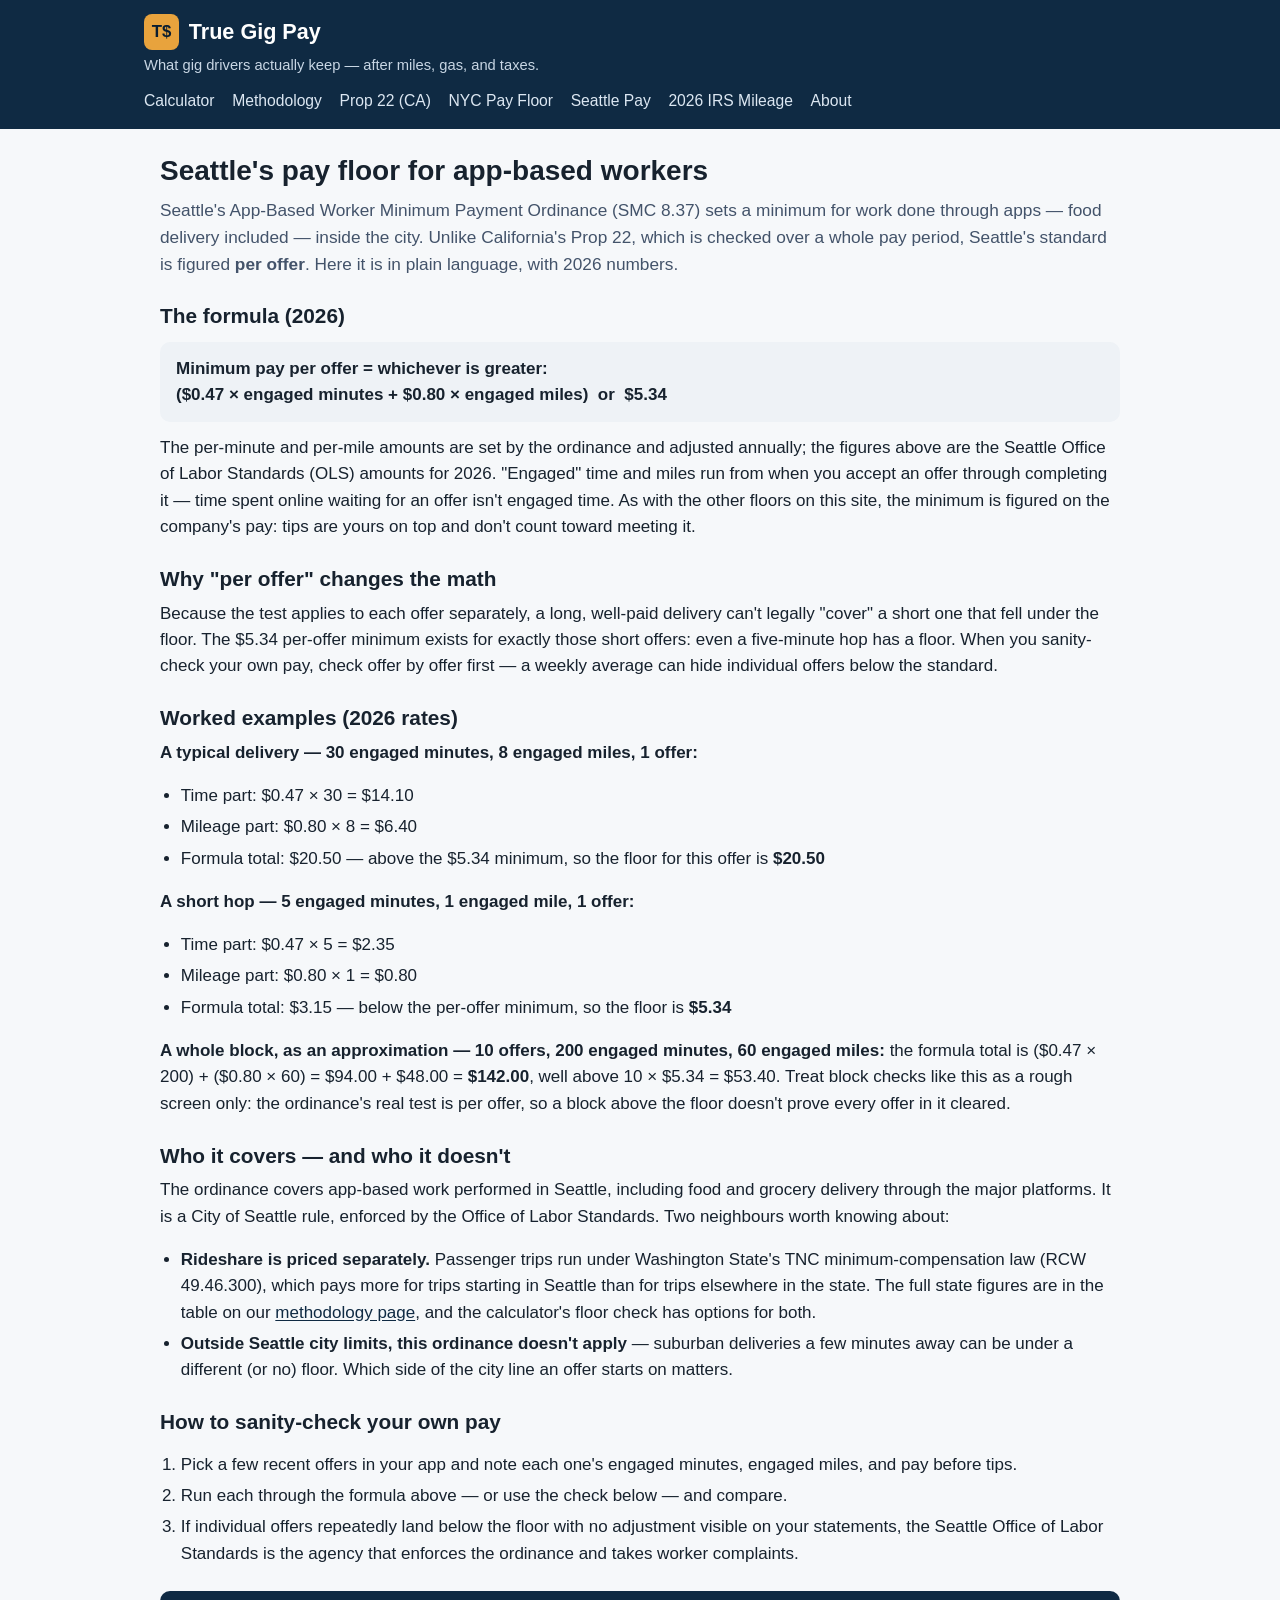
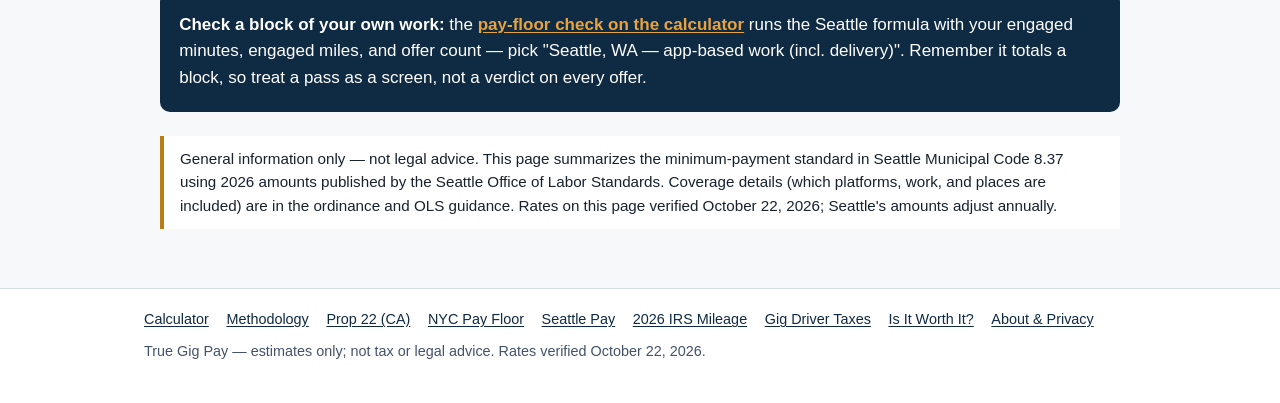
<file: seattle-pay.html>
<!DOCTYPE html>
<html lang="en">
<head>
<meta charset="UTF-8">
<meta name="viewport" content="width=device-width, initial-scale=1.0">
<title>Seattle Pay Floor — App-Based Worker Minimum Pay, 2026 Rates | True Gig Pay</title>
<meta name="description" content="Seattle's minimum payment standard for app-based workers in 2026: $0.47 per engaged minute plus $0.80 per engaged mile, with a $5.34 minimum per offer. Who it covers, worked examples, and how to check your own pay.">
<link rel="icon" href="favicon.svg" type="image/svg+xml">
<link rel="stylesheet" href="styles.css">
</head>
<body>
<a class="skip-link" href="#main">Skip to main content</a>
<header class="site-header">
  <div class="wrap">
    <a class="brand" href="index.html"><span class="mark" aria-hidden="true">T$</span> True Gig Pay</a>
    <p class="brand-tag">What gig drivers actually keep — after miles, gas, and taxes.</p>
    <nav class="main-nav" aria-label="Main">
      <a href="index.html">Calculator</a>
      <a href="methodology.html">Methodology</a>
      <a href="prop-22.html">Prop 22 (CA)</a>
      <a href="nyc-pay.html">NYC Pay Floor</a>
      <a href="seattle-pay.html">Seattle Pay</a>
      <a href="irs-mileage.html">2026 IRS Mileage</a>
      <a href="about.html">About</a>
    </nav>
  </div>
</header>

<main id="main">
  <h1>Seattle's pay floor for app-based workers</h1>
  <p class="lede">Seattle's App-Based Worker Minimum Payment Ordinance (SMC 8.37) sets a minimum for work done through apps — food delivery included — inside the city. Unlike California's Prop 22, which is checked over a whole pay period, Seattle's standard is figured <strong>per offer</strong>. Here it is in plain language, with 2026 numbers.</p>

  <h2>The formula (2026)</h2>
  <div class="formula">
    Minimum pay per offer = whichever is greater:<br>
    ($0.47 × engaged minutes + $0.80 × engaged miles) &nbsp;or&nbsp; $5.34
  </div>
  <p>The per-minute and per-mile amounts are set by the ordinance and adjusted annually; the figures above are the Seattle Office of Labor Standards (OLS) amounts for 2026. "Engaged" time and miles run from when you accept an offer through completing it — time spent online waiting for an offer isn't engaged time. As with the other floors on this site, the minimum is figured on the company's pay: tips are yours on top and don't count toward meeting it.</p>

  <h2>Why "per offer" changes the math</h2>
  <p>Because the test applies to each offer separately, a long, well-paid delivery can't legally "cover" a short one that fell under the floor. The $5.34 per-offer minimum exists for exactly those short offers: even a five-minute hop has a floor. When you sanity-check your own pay, check offer by offer first — a weekly average can hide individual offers below the standard.</p>

  <h2>Worked examples (2026 rates)</h2>
  <p><strong>A typical delivery — 30 engaged minutes, 8 engaged miles, 1 offer:</strong></p>
  <ul>
    <li>Time part: $0.47 × 30 = $14.10</li>
    <li>Mileage part: $0.80 × 8 = $6.40</li>
    <li>Formula total: $20.50 — above the $5.34 minimum, so the floor for this offer is <strong>$20.50</strong></li>
  </ul>
  <p><strong>A short hop — 5 engaged minutes, 1 engaged mile, 1 offer:</strong></p>
  <ul>
    <li>Time part: $0.47 × 5 = $2.35</li>
    <li>Mileage part: $0.80 × 1 = $0.80</li>
    <li>Formula total: $3.15 — below the per-offer minimum, so the floor is <strong>$5.34</strong></li>
  </ul>
  <p><strong>A whole block, as an approximation — 10 offers, 200 engaged minutes, 60 engaged miles:</strong> the formula total is ($0.47 × 200) + ($0.80 × 60) = $94.00 + $48.00 = <strong>$142.00</strong>, well above 10 × $5.34 = $53.40. Treat block checks like this as a rough screen only: the ordinance's real test is per offer, so a block above the floor doesn't prove every offer in it cleared.</p>

  <h2>Who it covers — and who it doesn't</h2>
  <p>The ordinance covers app-based work performed in Seattle, including food and grocery delivery through the major platforms. It is a City of Seattle rule, enforced by the Office of Labor Standards. Two neighbours worth knowing about:</p>
  <ul>
    <li><strong>Rideshare is priced separately.</strong> Passenger trips run under Washington State's TNC minimum-compensation law (RCW 49.46.300), which pays more for trips starting in Seattle than for trips elsewhere in the state. The full state figures are in the table on our <a href="methodology.html">methodology page</a>, and the calculator's floor check has options for both.</li>
    <li><strong>Outside Seattle city limits, this ordinance doesn't apply</strong> — suburban deliveries a few minutes away can be under a different (or no) floor. Which side of the city line an offer starts on matters.</li>
  </ul>

  <h2>How to sanity-check your own pay</h2>
  <ol>
    <li>Pick a few recent offers in your app and note each one's engaged minutes, engaged miles, and pay before tips.</li>
    <li>Run each through the formula above — or use the check below — and compare.</li>
    <li>If individual offers repeatedly land below the floor with no adjustment visible on your statements, the Seattle Office of Labor Standards is the agency that enforces the ordinance and takes worker complaints.</li>
  </ol>

  <div class="cta-box">
    <p><strong>Check a block of your own work:</strong> the <a href="index.html#floor-h">pay-floor check on the calculator</a> runs the Seattle formula with your engaged minutes, engaged miles, and offer count — pick "Seattle, WA — app-based work (incl. delivery)". Remember it totals a block, so treat a pass as a screen, not a verdict on every offer.</p>
  </div>

  <div class="disclaimer">
    <p style="margin:0;">General information only — not legal advice. This page summarizes the minimum-payment standard in Seattle Municipal Code 8.37 using 2026 amounts published by the Seattle Office of Labor Standards. Coverage details (which platforms, work, and places are included) are in the ordinance and OLS guidance. Rates on this page verified October 22, 2026; Seattle's amounts adjust annually.</p>
  </div>
</main>

<footer class="site-footer">
  <div class="wrap">
    <nav aria-label="Footer">
      <a href="index.html">Calculator</a>
      <a href="methodology.html">Methodology</a>
      <a href="prop-22.html">Prop 22 (CA)</a>
      <a href="nyc-pay.html">NYC Pay Floor</a>
      <a href="seattle-pay.html">Seattle Pay</a>
      <a href="irs-mileage.html">2026 IRS Mileage</a>
      <a href="gig-driver-taxes.html">Gig Driver Taxes</a>
      <a href="is-it-worth-it.html">Is It Worth It?</a>
      <a href="about.html">About &amp; Privacy</a>
    </nav>
    <p>True Gig Pay — estimates only; not tax or legal advice. Rates verified October 22, 2026.</p>
  </div>
</footer>
<!-- Cloudflare Web Analytics --><script type='module' src='https://static.cloudflareinsights.com/beacon.min.js' data-cf-beacon='{"token": "f1c71cf0523546df90620f32779128f7"}'></script><!-- End Cloudflare Web Analytics -->
</body>
</html>
</file>
<file: styles.css>
/* True Gig Pay — styles. Mobile-first, no frameworks, system fonts. */

:root {
  --ink: #17222e;
  --ink-soft: #43536a;
  --bg: #f6f8fa;
  --card: #ffffff;
  --navy: #0f2a43;
  --navy-dark: #0a1e31;
  --gold: #b97d16;
  --gold-bright: #e8a33d;
  --line: #d5dde5;
  --good: #146c2e;
  --bad: #b3261e;
  --warn: #8a5a00;
  --radius: 10px;
}

* { box-sizing: border-box; }

html { -webkit-text-size-adjust: 100%; }

body {
  margin: 0;
  font-family: -apple-system, BlinkMacSystemFont, "Segoe UI", Roboto, "Helvetica Neue", Arial, sans-serif;
  color: var(--ink);
  background: var(--bg);
  line-height: 1.55;
  font-size: 17px;
}

a { color: var(--navy); text-decoration: underline; text-underline-offset: 2px; }
a:hover { color: var(--gold); }

/* Visible keyboard focus everywhere */
a:focus-visible, button:focus-visible, input:focus-visible,
select:focus-visible, [tabindex]:focus-visible {
  outline: 3px solid var(--gold-bright);
  outline-offset: 2px;
}

.skip-link {
  position: absolute; left: -9999px; top: 0;
  background: var(--navy); color: #fff; padding: 0.6rem 1rem; z-index: 50;
}
.skip-link:focus { left: 0; color: #fff; }

/* Header / nav */
.site-header {
  background: var(--navy);
  color: #fff;
  padding: 0.9rem 1rem 0.7rem;
}
.site-header .wrap { max-width: 62rem; margin: 0 auto; }
.brand {
  display: flex; align-items: center; gap: 0.6rem;
  color: #fff; text-decoration: none; font-weight: 700; font-size: 1.35rem;
}
.brand:hover { color: #fff; }
.brand .mark {
  display: inline-flex; align-items: center; justify-content: center;
  width: 2.2rem; height: 2.2rem; border-radius: 8px;
  background: var(--gold-bright); color: var(--navy-dark);
  font-weight: 800; font-size: 1.05rem;
}
.brand-tag { color: #c8d6e4; font-size: 0.92rem; margin: 0.25rem 0 0.55rem; }
.main-nav { display: flex; flex-wrap: wrap; gap: 0.3rem 1.1rem; }
.main-nav a { color: #dce7f2; text-decoration: none; font-size: 0.98rem; padding: 0.25rem 0; }
.main-nav a:hover { color: var(--gold-bright); text-decoration: underline; }
.main-nav a[aria-current="page"] { color: #fff; font-weight: 700; border-bottom: 3px solid var(--gold-bright); }

main { max-width: 62rem; margin: 0 auto; padding: 1.2rem 1rem 2.5rem; }

h1 { font-size: 1.75rem; line-height: 1.2; margin: 0.4rem 0 0.6rem; }
h2 { font-size: 1.3rem; margin: 1.6rem 0 0.5rem; line-height: 1.25; }
h3 { font-size: 1.08rem; margin: 1.1rem 0 0.4rem; }
p { margin: 0.55rem 0; }
.lede { font-size: 1.08rem; color: var(--ink-soft); }
.small { font-size: 0.9rem; color: var(--ink-soft); }
ul, ol { padding-left: 1.3rem; }
li { margin: 0.3rem 0; }

/* Cards / tool sections */
.tool-card {
  background: var(--card);
  border: 1px solid var(--line);
  border-radius: var(--radius);
  padding: 1.1rem 1.1rem 1.25rem;
  margin: 1.2rem 0;
  box-shadow: 0 1px 3px rgba(15, 42, 67, 0.06);
}
.tool-card > h2 { margin-top: 0; }
fieldset { border: 1px solid var(--line); border-radius: var(--radius); padding: 0.9rem 1rem 1rem; margin: 1rem 0; }
legend { font-weight: 700; padding: 0 0.35rem; }

.grid { display: grid; grid-template-columns: 1fr; gap: 0.85rem; }
@media (min-width: 640px) {
  .grid { grid-template-columns: 1fr 1fr; }
  .grid .span-2 { grid-column: span 2; }
}

.field label { display: block; font-weight: 600; margin-bottom: 0.25rem; }
.field .hint { font-weight: 400; font-size: 0.88rem; color: var(--ink-soft); display: block; }
.field input, .field select {
  width: 100%;
  padding: 0.6rem 0.65rem;
  font-size: 1rem;
  border: 1.5px solid #93a5b8;
  border-radius: 8px;
  background: #fff;
  color: var(--ink);
}
.field input[aria-invalid="true"], .field select[aria-invalid="true"] { border-color: var(--bad); }
.field-error { color: var(--bad); font-size: 0.9rem; margin: 0.3rem 0 0; font-weight: 600; }

.radio-row { display: flex; flex-wrap: wrap; gap: 0.6rem 1.4rem; margin: 0.4rem 0; }
.radio-row label { display: inline-flex; gap: 0.45rem; align-items: center; font-weight: 600; }
.radio-row input { width: 1.15rem; height: 1.15rem; accent-color: var(--navy); }

.btn {
  display: inline-block;
  background: var(--navy); color: #fff;
  border: none; border-radius: 8px;
  font-size: 1.05rem; font-weight: 700;
  padding: 0.75rem 1.5rem; cursor: pointer; margin-top: 0.6rem;
}
.btn:hover { background: var(--navy-dark); }

.error-summary {
  border: 2px solid var(--bad); border-radius: var(--radius);
  background: #fdf1f0; padding: 0.8rem 1rem; margin: 1rem 0;
}
.error-summary p { margin: 0; font-weight: 700; color: var(--bad); }

/* Results */
.results { margin-top: 1.2rem; border-top: 3px solid var(--gold-bright); padding-top: 0.8rem; }
.results h3 { margin-top: 0; }
.result-table { width: 100%; border-collapse: collapse; }
.result-table th, .result-table td {
  text-align: left; padding: 0.45rem 0.4rem; border-bottom: 1px solid var(--line); vertical-align: top;
}
.result-table th { font-weight: 600; color: var(--ink-soft); width: 58%; }
.result-table td { font-weight: 700; text-align: right; white-space: nowrap; }
@media (max-width: 480px) {
  .result-table th { width: auto; }
  .result-table td { white-space: normal; }
}
.takehome {
  background: #eef5ee; border: 1px solid #bcd8c0; border-radius: var(--radius);
  padding: 0.85rem 1rem; margin-top: 1rem;
}
.takehome .big { font-size: 1.35rem; font-weight: 800; }
.verdict { font-weight: 700; }
.verdict.good { color: var(--good); }
.verdict.bad { color: var(--bad); }
.verdict.warn { color: var(--warn); }

/* Info / constants strip */
.constants {
  background: #fdf6e9; border: 1px solid #ecd9ac; border-radius: var(--radius);
  padding: 0.9rem 1.1rem; margin: 1.2rem 0; font-size: 0.95rem;
}
.constants h2 { font-size: 1.05rem; margin-top: 0; }
.disclaimer {
  border-left: 4px solid var(--gold);
  background: #fff; padding: 0.7rem 1rem; margin: 1.2rem 0; font-size: 0.95rem;
}

/* Content pages */
.content-table { width: 100%; border-collapse: collapse; margin: 0.8rem 0; font-size: 0.96rem; }
.content-table th, .content-table td { border: 1px solid var(--line); padding: 0.5rem 0.6rem; text-align: left; vertical-align: top; }
.content-table th { background: #eef2f6; }
.formula {
  background: #eef2f6; border-radius: var(--radius);
  padding: 0.85rem 1rem; font-weight: 600; margin: 0.8rem 0;
}
.cta-box {
  background: var(--navy); color: #fff; border-radius: var(--radius);
  padding: 1rem 1.2rem; margin: 1.5rem 0;
}
.cta-box a { color: var(--gold-bright); font-weight: 700; }
.cta-box p { margin: 0.3rem 0; }

/* Footer */
.site-footer {
  border-top: 1px solid var(--line);
  background: #fff;
  padding: 1.2rem 1rem 2rem;
  font-size: 0.9rem; color: var(--ink-soft);
}
.site-footer .wrap { max-width: 62rem; margin: 0 auto; }
.site-footer nav { display: flex; flex-wrap: wrap; gap: 0.3rem 1.1rem; margin-bottom: 0.6rem; }

[hidden] { display: none !important; }
</file>
